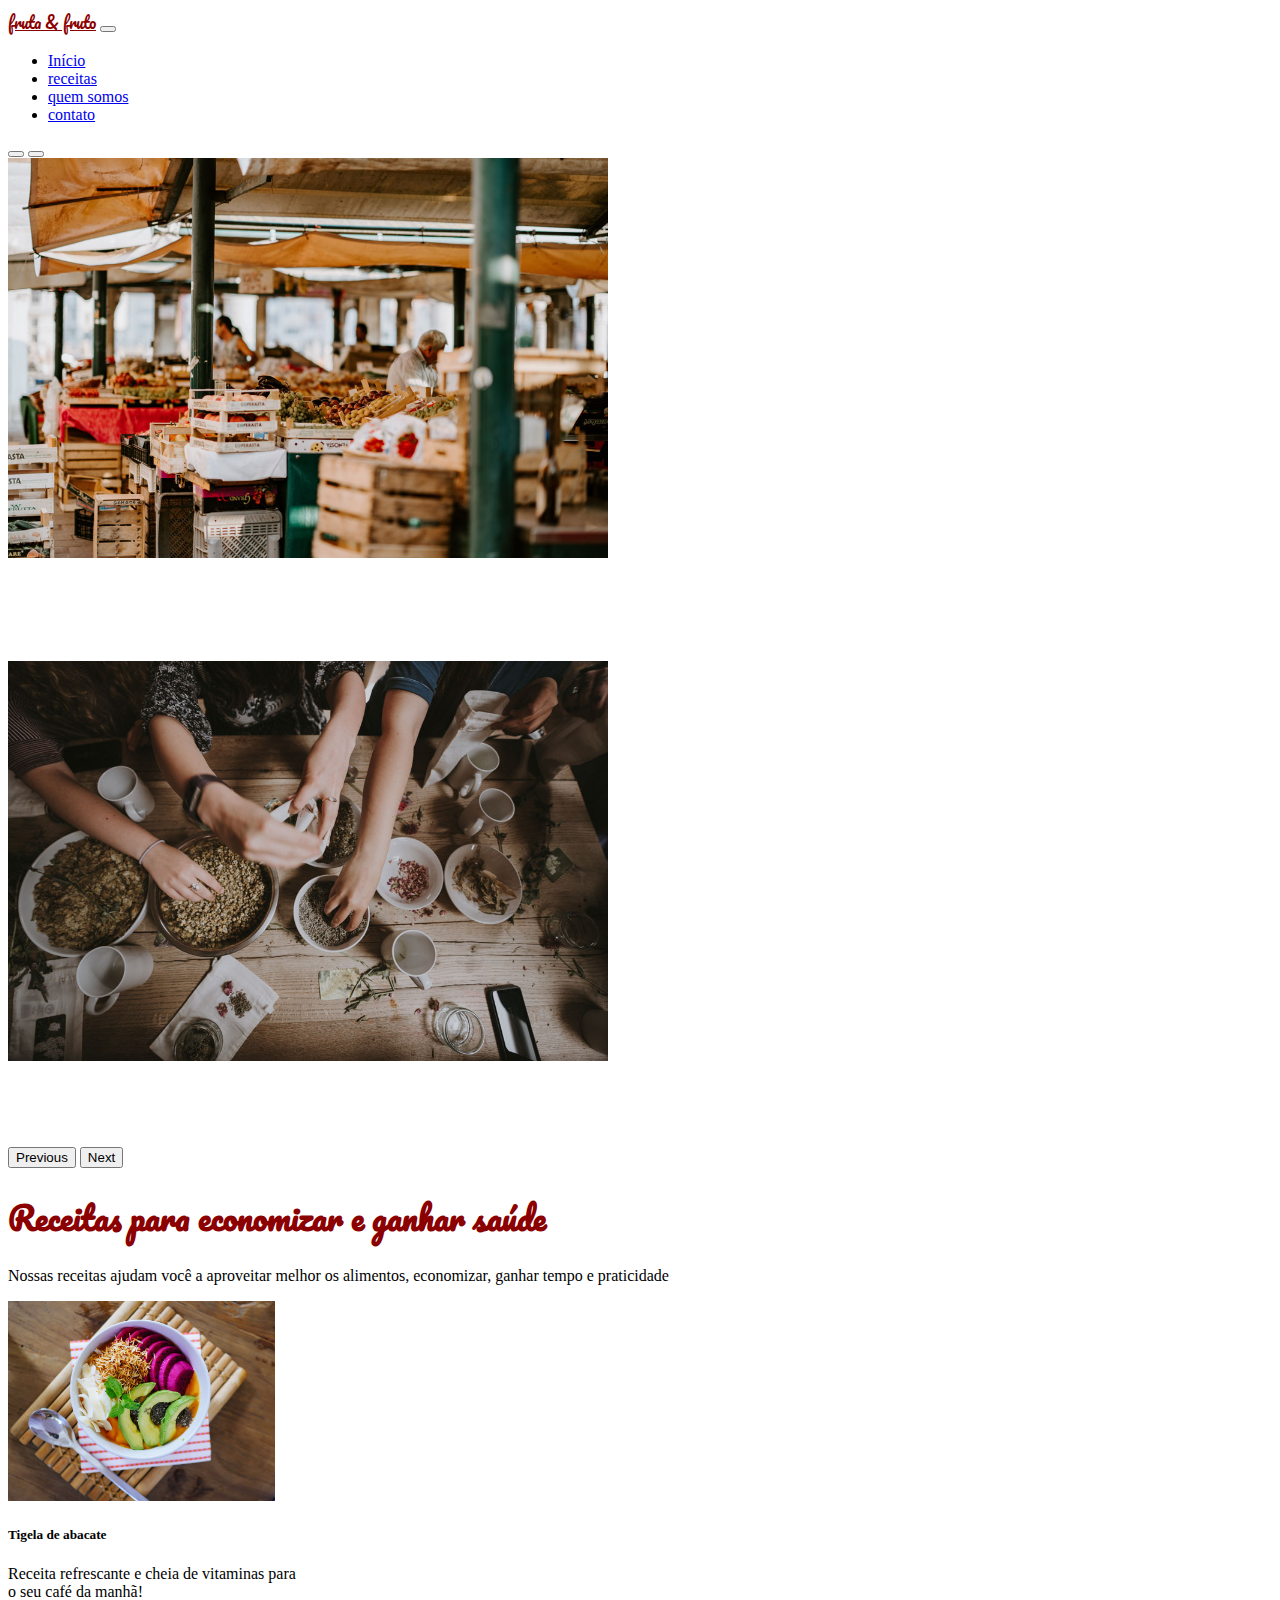
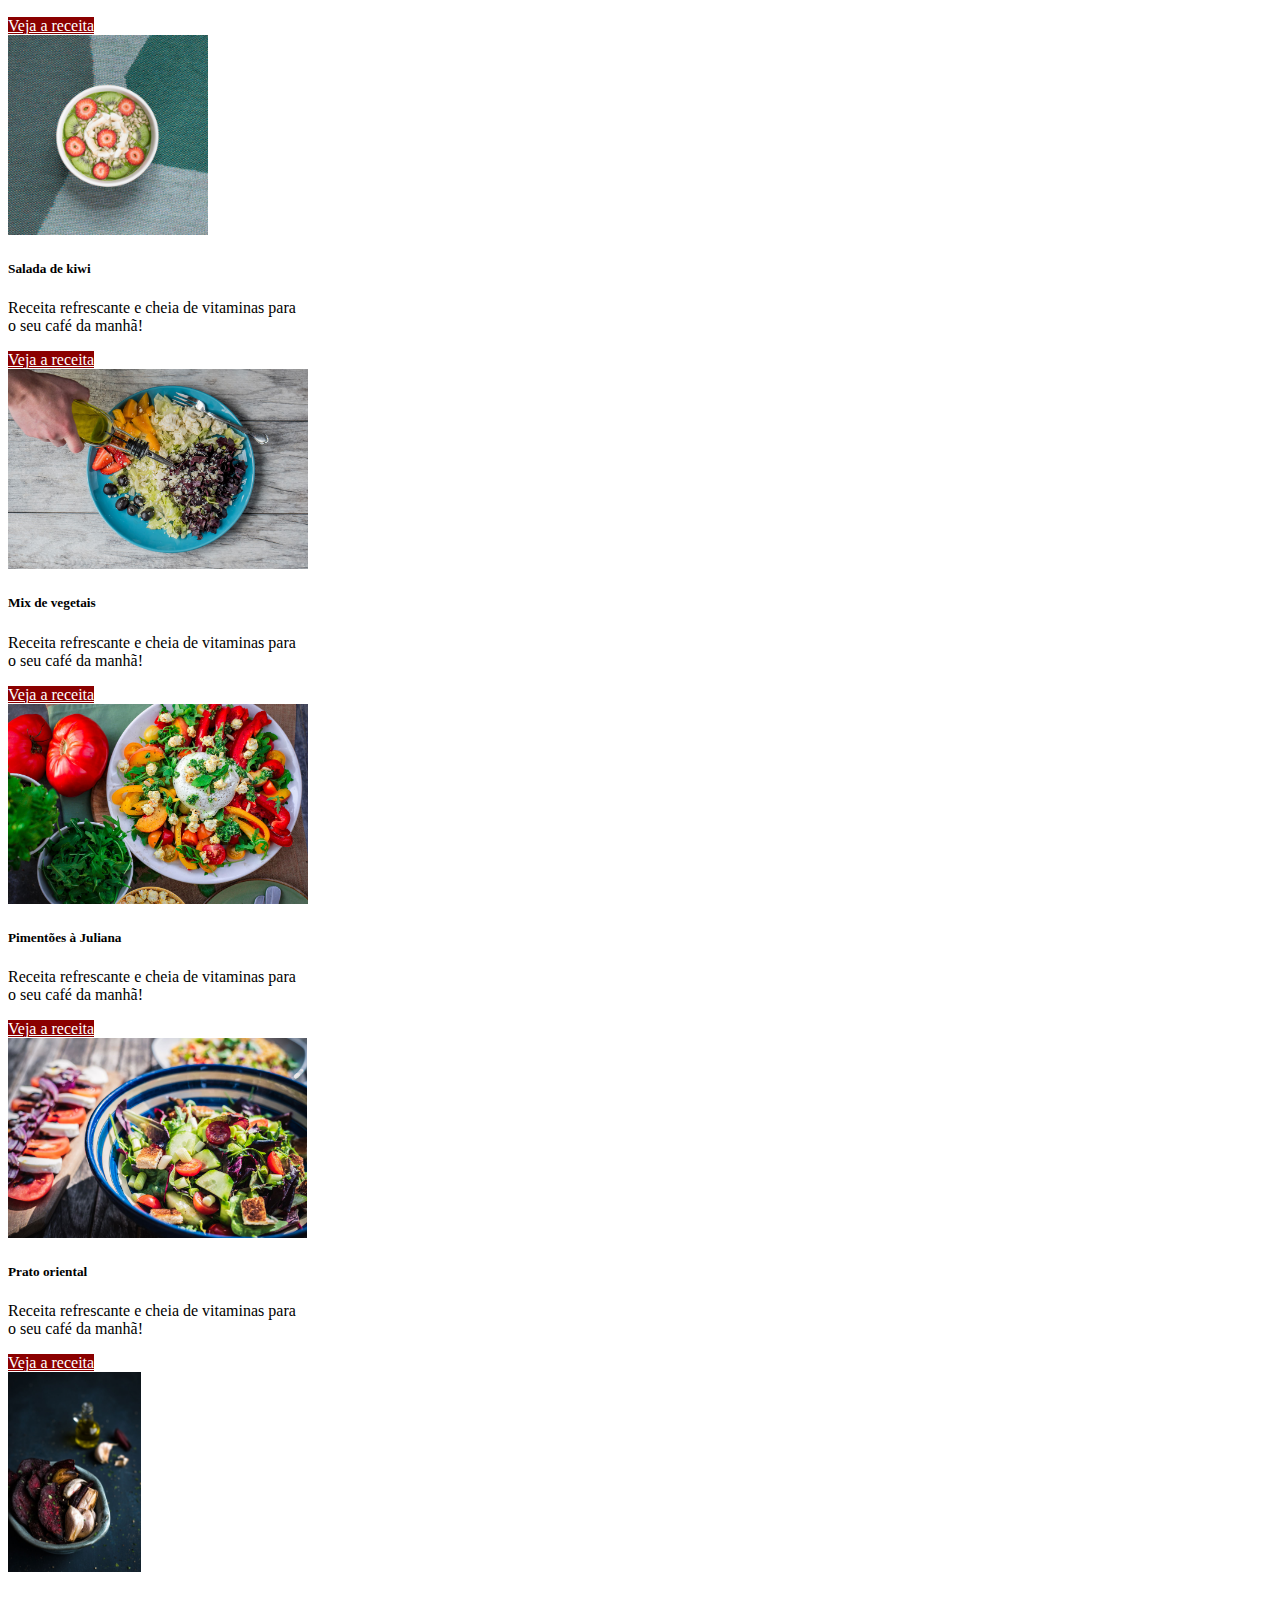
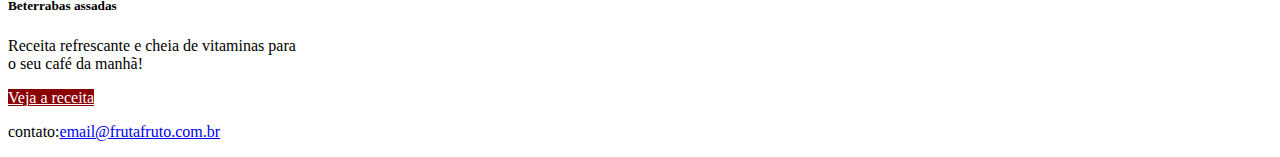
<file: bootstrap/index.html>
<!DOCTYPE html>
<html>

<head>
  <meta charset="utf-8">
  <meta name="viewport" content="width=device-width, initial-scale=1">
  <title>fruta e fruto</title>
  <link href="https://cdn.jsdelivr.net/npm/bootstrap@5.1.1/dist/css/bootstrap.min.css" rel="stylesheet" integrity="sha384-F3w7mX95PdgyTmZZMECAngseQB83DfGTowi0iMjiWaeVhAn4FJkqJByhZMI3AhiU" crossorigin="anonymous">
  <link rel="preconnect" href="https://fonts.googleapis.com">
  <link rel="preconnect" href="https://fonts.gstatic.com" crossorigin>
  <link href="https://fonts.googleapis.com/css2?family=Pacifico&display=swap" rel="stylesheet"> 
  <link rel="stylesheet" type="text/css" href="src/style.css">
</head>

<body>

  <header>
    <nav class="navbar navbar-expand-lg navbar-light bg-light fixed-top">
      <div class="container-fluid">
        <a class="navbar-brand fonte-titulo cor-especial" href="#">fruta & fruto</a>
        <button class="navbar-toggler" type="button" data-bs-toggle="collapse" data-bs-target="#navbarNavAltMarkup" aria-controls="navbarNavAltMarkup" aria-expanded="false" aria-label="Toggle navigation">
          <span class="navbar-toggler-icon"></span>
        </button>
        <div class="collapse navbar-collapse justify-content-end" id="navbarNavAltMarkup">
          <ul class="navbar-nav">
            <li><a class="nav-item nav-link active" aria-current="page" href="#">Início</a></li>
            <li><a class="nav-item nav-link" href="#">receitas</a></li>
            <li><a class="nav-item nav-link" href="#">quem somos</a></li>
            <li><a class="nav-item nav-link" href="#" data-bs-toggle="modal" data-bs-target="#modal-contato">contato</a></li>
          </ul>
        </div>
      </div>
    </nav>
  </header>

  <main>
    <section id="carrosel">
      <div id="carouselExampleDark" class="carousel carousel-dark slide" data-bs-ride="carousel" data-bs-interval="3000">
        <div class="carousel-indicators">
          <button type="button" data-bs-target="#carouselExampleDark" data-bs-slide-to="0" class="active" aria-current="true" aria-label="Slide 1"></button>
          <button type="button" data-bs-target="#carouselExampleDark" data-bs-slide-to="1" aria-label="Slide 2"></button>
        </div>
        <div class="carousel-inner">
          <div class="carousel-item active" data-bs-interval="10000">
            <img src="src/img/carrossel-img1.jpg" class="d-block w-100 imagem-carrosel-um" alt="...">
            <div class="carousel-caption d-none d-md-block h-50">
              <h1 class="fonte-titulo display-4">Reaproveite melhor os alimentos!</h1>
            </div>
          </div>
          <div class="carousel-item" data-bs-interval="2000">
            <img src="src/img/carrossel-img2.jpg" class="d-block w-100 imagem-carrosel-dois" alt="...">
            <div class="carousel-caption d-none d-md-block h-50">
              <h2 class="fonte-titulo display-4">Economize e ganhe em saúde!</h2>
            </div>
          </div>
        </div>
        <button class="carousel-control-prev" type="button" data-bs-target="#carouselExampleDark" data-bs-slide="prev">
          <span class="carousel-control-prev-icon" aria-hidden="true"></span>
          <span class="visually-hidden">Previous</span>
        </button>
        <button class="carousel-control-next" type="button" data-bs-target="#carouselExampleDark" data-bs-slide="next">
          <span class="carousel-control-next-icon" aria-hidden="true"></span>
          <span class="visually-hidden">Next</span>
        </button>
      </div>
    </section>

    <section id="titulo">
      <h1 class="text-center cor-especial pt-5">Receitas para economizar e ganhar saúde</h1>
      <p class="text-center text-secondary pb-5">Nossas receitas ajudam você a aproveitar melhor os alimentos, economizar, ganhar tempo e praticidade</p>
    </section>

    <section class="container-fluid bg-light" id="receitas">
      <div class="row justify-content-center">
        <article class="card borda-cor-especial card-largura p-0 m-4 col-12 col-md-4">
          <img src="src/img/receita-abacate.jpg" class="card-img-top card-posicao-imagem" alt="tigela com salada de abacate, vista superior">
          <div class="card-body">
            <h5 class="card-title">Tigela de abacate</h5>
            <p class="card-text">Receita refrescante e cheia de vitaminas para o seu café da manhã!</p>
            <a href="#" class="btn botao-cor-especial">Veja a receita</a>
          </div>
        </article>
  
        <article class="card borda-cor-especial card-largura p-0 m-4 col-12 col-md-4">
          <img src="src/img/receita-kiwi.jpg" class="card-img-top card-posicao-imagem" alt="tigela de mingau com kiwi, vista superior">
          <div class="card-body">
            <h5 class="card-title">Salada de kiwi</h5>
            <p class="card-text">Receita refrescante e cheia de vitaminas para o seu café da manhã!</p>
            <a href="#" class="btn botao-cor-especial">Veja a receita</a>
          </div>
        </article>

        <article class="card borda-cor-especial card-largura p-0 m-4 col-12 col-md-4">
          <img src="src/img/receita-mix.jpg" class="card-img-top card-posicao-imagem" alt="prato com mix de vegetais e mão de pessoa adicionando azeite, vista superior">
          <div class="card-body">
            <h5 class="card-title">Mix de vegetais</h5>
            <p class="card-text">Receita refrescante e cheia de vitaminas para o seu café da manhã!</p>
            <a href="#" class="btn botao-cor-especial">Veja a receita</a>
          </div>
        </article>

        <article class="card borda-cor-especial card-largura p-0 m-4 col-12 col-md-4">
          <img src="src/img/receita-pimentoes.jpg" class="card-img-top card-posicao-imagem" alt="prato de salada de pimentões com alguns ingredientes ao lado, vista superior">
          <div class="card-body">
            <h5 class="card-title">Pimentões à Juliana</h5>
            <p class="card-text">Receita refrescante e cheia de vitaminas para o seu café da manhã!</p>
            <a href="#" class="btn botao-cor-especial">Veja a receita</a>
          </div>
        </article>

        <article class="card borda-cor-especial card-largura p-0 m-4 col-12 col-md-4">
          <img src="src/img/receita-oriental.jpg" class="card-img-top card-posicao-imagem" alt="tigela com salada de vegetais estilo oriental, vista de cima">
          <div class="card-body">
            <h5 class="card-title">Prato oriental</h5>
            <p class="card-text">Receita refrescante e cheia de vitaminas para o seu café da manhã!</p>
            <a href="#" class="btn botao-cor-especial">Veja a receita</a>
          </div>
        </article>

        <article class="card borda-cor-especial card-largura p-0 m-4 col-12 col-md-4">
          <img src="src/img/receita-beterrabas.jpg" class="card-img-top card-posicao-imagem" alt="tigela com beterrabas e dentes de alho assados em primeiro plano, com ingredientes ao fundo">
          <div class="card-body">
            <h5 class="card-title">Beterrabas assadas</h5>
            <p class="card-text">Receita refrescante e cheia de vitaminas para o seu café da manhã!</p>
            <a href="#" class="btn botao-cor-especial">Veja a receita</a>
          </div>
        </article>
      </div>
    </section>
  </main>

  <footer class="bg-secondary p-3">
    <p class="text-light m-0 text-center">contato:<a class="text-light" href="mailto:email@frutafruto.com.br">email@frutafruto.com.br</a></p>
  </footer>

  <div class="modal fade" id="modal-contato" tabindex="-1" aria-labelledby="exampleModalLabel" aria-hidden="true">
    <div class="modal-dialog">
      <dialog class="modal-content">
        <header class="modal-header">
          <h5 class="modal-title" id="exampleModalLabel">Modal title</h5>
          <button type="button" class="btn-close" data-bs-dismiss="modal" aria-label="Close"></button>
        </header>
        <main class="modal-body">
          <form>
            <div class="form-group">
              <label for="exampleFormControlInput1">Nome completo</label>
              <input type="text" class="form-control" id="exampleFormControlInput" placeholder="Insira seu nome">
            </div>
            <div class="form-group">
              <label for="exampleFormControlInput1">Endereço de e-mail</label>
              <input type="email" class="form-control" id="exampleFormControlInput1" placeholder="nome@exemplo.com">
            </div>
            <div class="form-group">
              <label for="exampleFormControlTextarea1">Deixe seu comentário</label>
              <textarea class="form-control" id="exampleFormControlTextarea1" rows="3" placeholder="Insira aqui seu comentário"></textarea>
            </div>
          </form>
        </main>
        <footer class="modal-footer">
          <button type="button" class="btn btn-secondary" data-bs-dismiss="modal">Fechar</button>
          <button type="button" class="btn botao-cor-especial">Enviar</button>
        </footer>
      </dialog>
    </div>
  </div>

  <script src="https://cdn.jsdelivr.net/npm/@popperjs/core@2.9.3/dist/umd/popper.min.js" integrity="sha384-W8fXfP3gkOKtndU4JGtKDvXbO53Wy8SZCQHczT5FMiiqmQfUpWbYdTil/SxwZgAN" crossorigin="anonymous"></script>
  <script src="https://cdn.jsdelivr.net/npm/bootstrap@5.1.1/dist/js/bootstrap.min.js" integrity="sha384-skAcpIdS7UcVUC05LJ9Dxay8AXcDYfBJqt1CJ85S/CFujBsIzCIv+l9liuYLaMQ/" crossorigin="anonymous"></script>
  
</body>
</html>
</file>
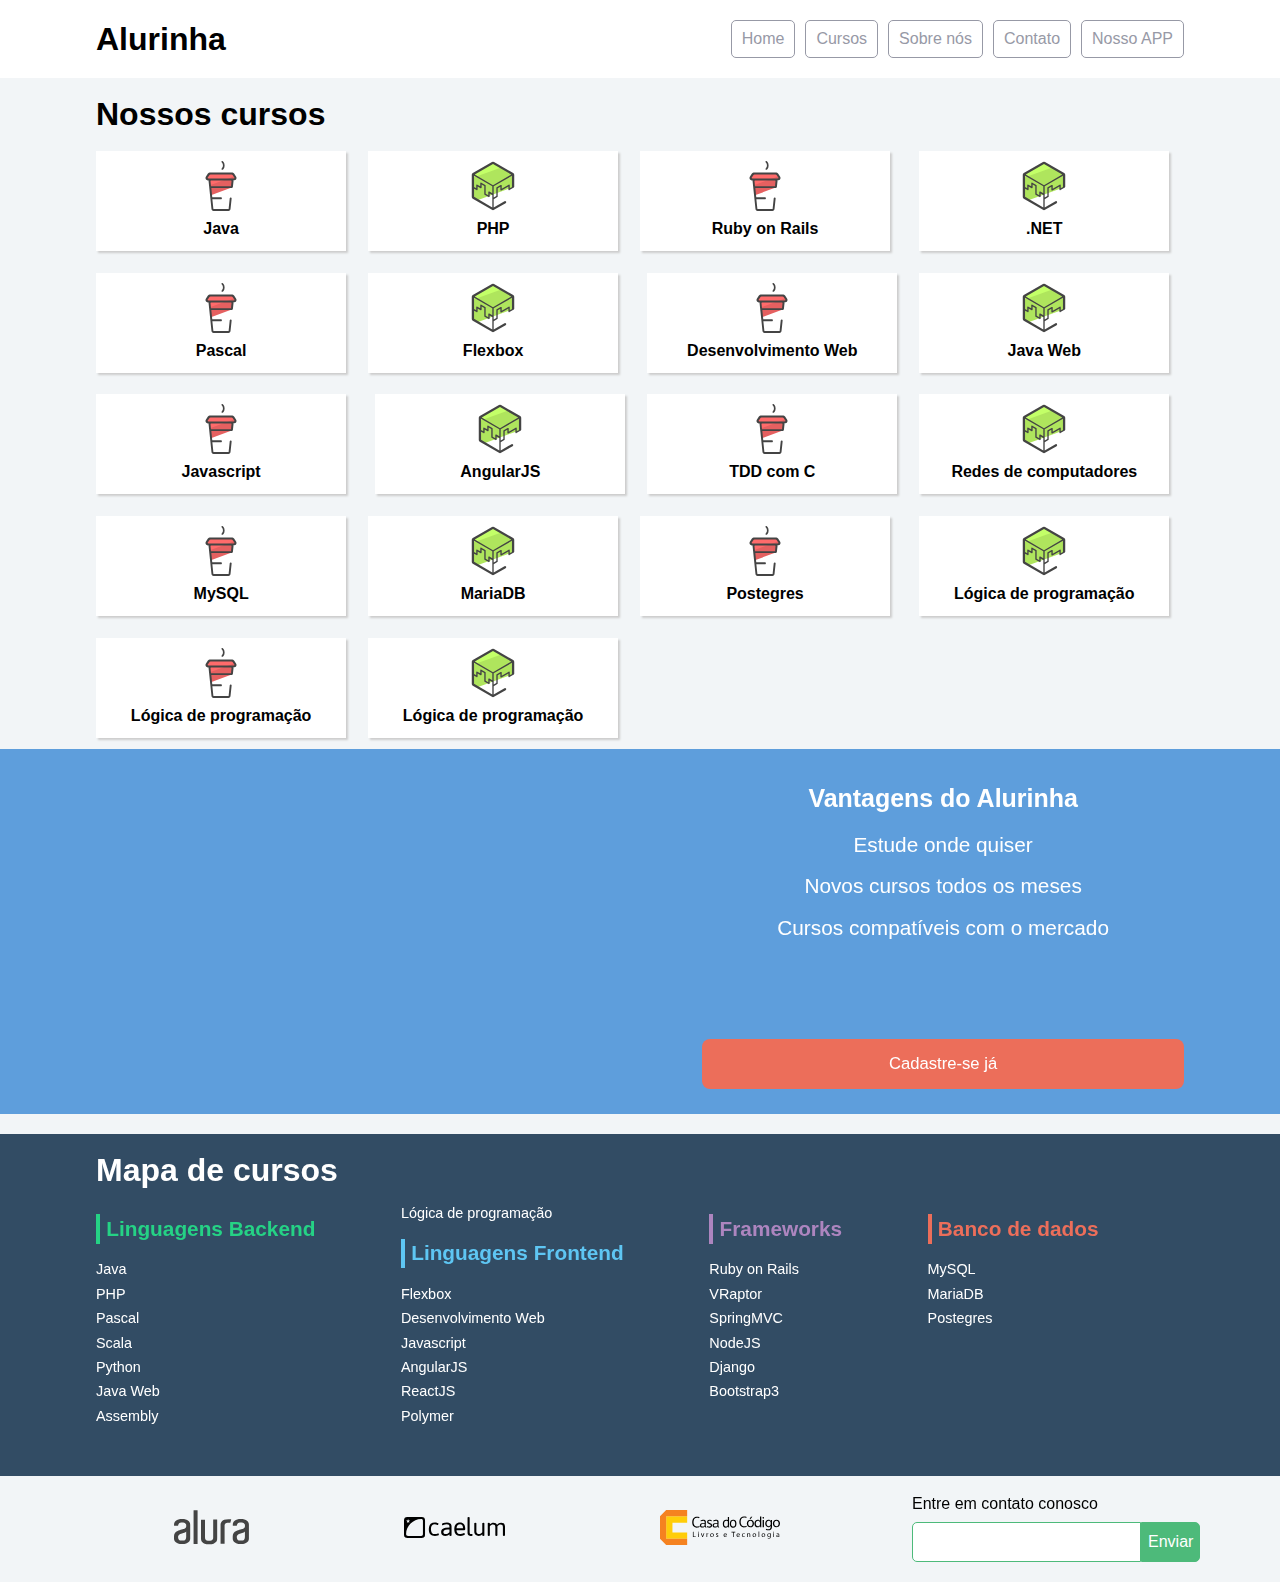
<file: flexbox/index.html>
<!doctype html>
<html>
<head>
	<meta charset="utf-8">
	<meta name="viewport" content="width=device-width, initial-scale=1">
	<title>Alurinha | Cursos online</title>
	<link rel="stylesheet" href="css/reset.css">
	<link rel="stylesheet" href="css/style.css">
	<link rel="stylesheet" href="css/flexbox.css">
</head>
<body>

	<header class="cabecalhoPrincipal">
		<div class="container">
			<h1 class="cabecalhoPrincipal-titulo">
				<a href="#">Alurinha</a>
			</h1>

			<nav class="cabecalhoPrincipal-nav">
				<a class="cabecalhoPrincipal-nav-link" href="#">Home</a>
				<a class="cabecalhoPrincipal-nav-link" href="#">Cursos</a>
				<a class="cabecalhoPrincipal-nav-link" href="#">Sobre nós</a>
				<a class="cabecalhoPrincipal-nav-link" href="#">Contato</a>
				<a class="cabecalhoPrincipal-nav-link cabecalhoPrincipal-nav-link-app" href="#">Nosso APP</a>
			</nav>
		</div>

	</header>

	<main class="conteudoPrincipal">
		<div class="container">
			<h2 class="subtitulo">Nossos cursos</h2>

			<nav>
				<ul class="conteudoPrincipal-cursos">
					<li class="conteudoPrincipal-cursos-link"><a href="#">Java</a></li>
					<li class="conteudoPrincipal-cursos-link"><a href="#">PHP</a></li>
					<li class="conteudoPrincipal-cursos-link"><a href="#">Ruby on Rails</a></li>
					<li class="conteudoPrincipal-cursos-link"><a href="#">.NET</a></li>
					<li class="conteudoPrincipal-cursos-link"><a href="#">Pascal</a></li>
					<li class="conteudoPrincipal-cursos-link"><a href="#">Flexbox</a></li>
					<li class="conteudoPrincipal-cursos-link"><a href="#">Desenvolvimento Web</a></li>
					<li class="conteudoPrincipal-cursos-link"><a href="#">Java Web</a></li>
					<li class="conteudoPrincipal-cursos-link"><a href="#">Javascript</a></li>
					<li class="conteudoPrincipal-cursos-link"><a href="#">AngularJS</a></li>
					<li class="conteudoPrincipal-cursos-link"><a href="#">TDD com C</a></li>
					<li class="conteudoPrincipal-cursos-link"><a href="#">Redes de computadores</a></li>
					<li class="conteudoPrincipal-cursos-link"><a href="#">MySQL</a></li>
					<li class="conteudoPrincipal-cursos-link"><a href="#">MariaDB</a></li>
					<li class="conteudoPrincipal-cursos-link"><a href="#">Postegres</a></li>
					<li class="conteudoPrincipal-cursos-link"><a href="#">Lógica de programação</a></li>
					<li class="conteudoPrincipal-cursos-link"><a href="#">Lógica de programação</a></li>
					<li class="conteudoPrincipal-cursos-link"><a href="#">Lógica de programação</a></li>
				</ul>
			</nav>
		</div>

		<section class="videoSobre">
			<div class="container">
				<iframe class="videoSobre-video" width="560" height="315" src="https://www.youtube.com/embed/bIlOsJzBVaY?list=PLh2Y_pKOa4UcF1BYPJR3EIMRi3nWAUxIp" frameborder="0" allowfullscreen></iframe>
				
				<div class="videoSobre-sobre">
					<h2 class="videoSobre-sobre-title">Vantagens do Alurinha</h2>
					<ul class="videoSobre-sobre-list">
						<li class="videoSobre-sobre-item">Estude onde quiser</li>
						<li class="videoSobre-sobre-item">Novos cursos todos os meses</li>
						<li class="videoSobre-sobre-item">Cursos compatíveis com o mercado</li>
					</ul>
					<button class="videoSobre-button">Cadastre-se já</button>
				</div>
			</div>
		</section>

	</main>

	<footer class="rodapePrincipal">
		<div class="container">

			<section class="rodapePrincipal-navMap">
				<h3 class="subtitulo">Mapa de cursos</h3>
				<nav class="rodapePrincipal-navMap-list">

					<h4 class="navmap-list-title navmap-list-title-backend">Linguagens Backend</h4>
					<a class="rodapePrincipal-navMap-link" href="#">Java</a>
					<a class="rodapePrincipal-navMap-link" href="#">PHP</a>
					<a class="rodapePrincipal-navMap-link" href="#">Pascal</a>
					<a class="rodapePrincipal-navMap-link" href="#">Scala</a>
					<a class="rodapePrincipal-navMap-link" href="#">Python</a>
					<a class="rodapePrincipal-navMap-link" href="#">Java Web</a>
					<a class="rodapePrincipal-navMap-link" href="#">Assembly</a>
					<a class="rodapePrincipal-navMap-link" href="#">Lógica de programação</a>

					<h4 class="navmap-list-title navmap-list-title-frontend">Linguagens Frontend</h4>
					<a class="rodapePrincipal-navMap-link" href="#">Flexbox</a>
					<a class="rodapePrincipal-navMap-link" href="#">Desenvolvimento Web</a>
					<a class="rodapePrincipal-navMap-link" href="#">Javascript</a>
					<a class="rodapePrincipal-navMap-link" href="#">AngularJS</a>
					<a class="rodapePrincipal-navMap-link" href="#">ReactJS</a>
					<a class="rodapePrincipal-navMap-link" href="#">Polymer</a>
					
					<h4 class="navmap-list-title navmap-list-title-framework">Frameworks</h4>
					<a class="rodapePrincipal-navMap-link" href="#">Ruby on Rails</a>
					<a class="rodapePrincipal-navMap-link" href="#">VRaptor</a>
					<a class="rodapePrincipal-navMap-link" href="#">SpringMVC</a>
					<a class="rodapePrincipal-navMap-link" href="#">NodeJS</a>
					<a class="rodapePrincipal-navMap-link" href="#">Django</a>
					<a class="rodapePrincipal-navMap-link" href="#">Bootstrap3</a>

					<h4 class="navmap-list-title navmap-list-title-bancoDeDados">Banco de dados</h4>
					<a class="rodapePrincipal-navMap-link" href="#">MySQL</a>
					<a class="rodapePrincipal-navMap-link" href="#">MariaDB</a>
					<a class="rodapePrincipal-navMap-link" href="#">Postegres</a>

				</nav>
			</section>

		</div>

		<section class="rodapePrincipal-patrocinadores">
			<div class="container">
				<ul class="rodapePrincipal-patrocinadores-list">
					<li>
						<a class="rodapePrincipal-patrocinadores-list-link patrocinadores-list-link-alura" href="#">
							<img src="img/logos/alura.svg" alt="Logo da Alura">
						</a>
					</li>
					<li>
						<a class="rodapePrincipal-patrocinadores-list-link patrocinadores-list-link-caelum" href="#">
							<img src="img/logos/caelum.svg" alt="Logo da Caelum">
						</a>
					</li>
					<li>
						<a class="rodapePrincipal-patrocinadores-list-link patrocinadores-list-link-casaDoCodigo" href="#">
							<img src="img/logos/cdc.svg" alt="Logo da Casa do Código">
						</a>
					</li>
				</ul>
				<form class="rodapePrincipal-contatoForm" action="#">
					<fieldset>
						<legend class="rodapePrincipal-contatoForm-legend" for="email-contato">Entre em contato conosco</legend>
						<div class="rodapePrincipal-contatoForm-fieldset"> 
							<input class="rodapePrincipal-contatoForm-emailInput" type="email" name="email-contato" id="email-contato">
							<button class="rodapePrincipal-contatoForm-submit" type="submit">Enviar</button>
						</div>
					</fieldset>
				</form>
			</div>
		</section>
	</footer>

</body>
</html>
</file>
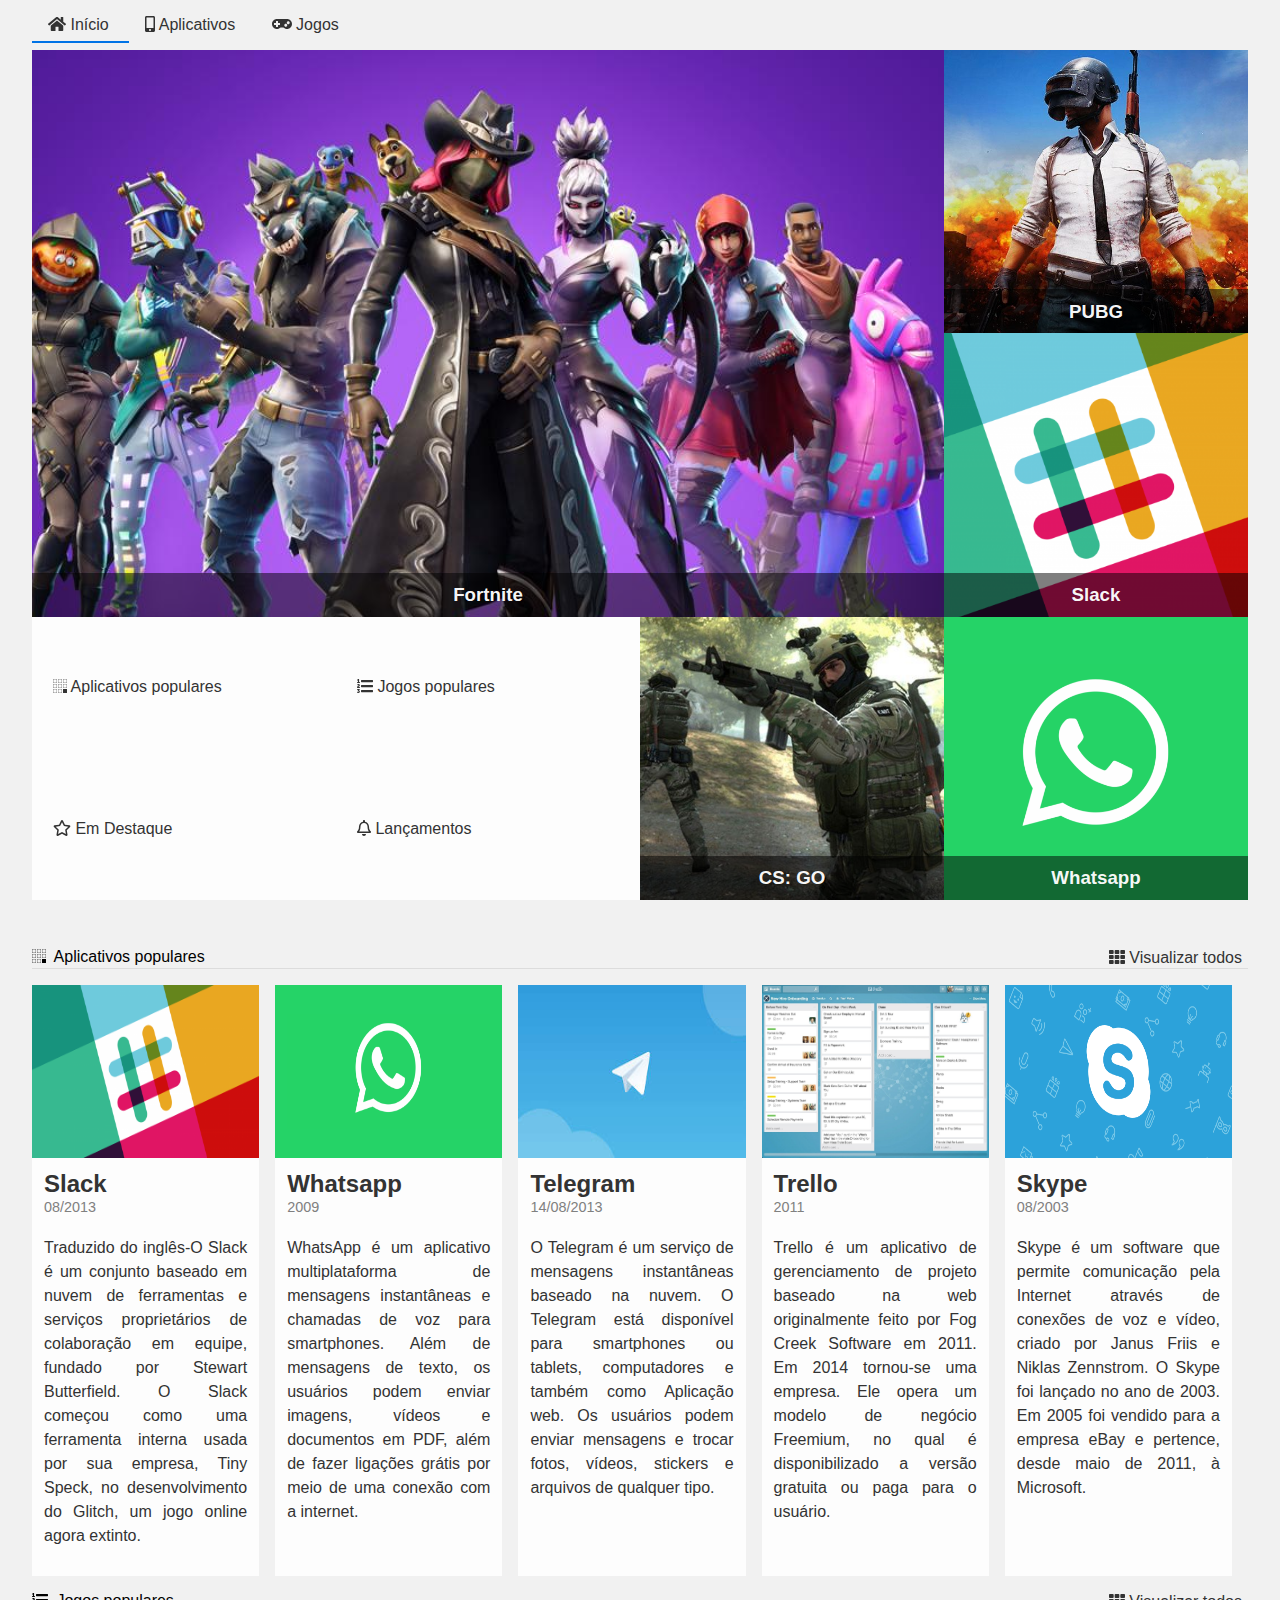
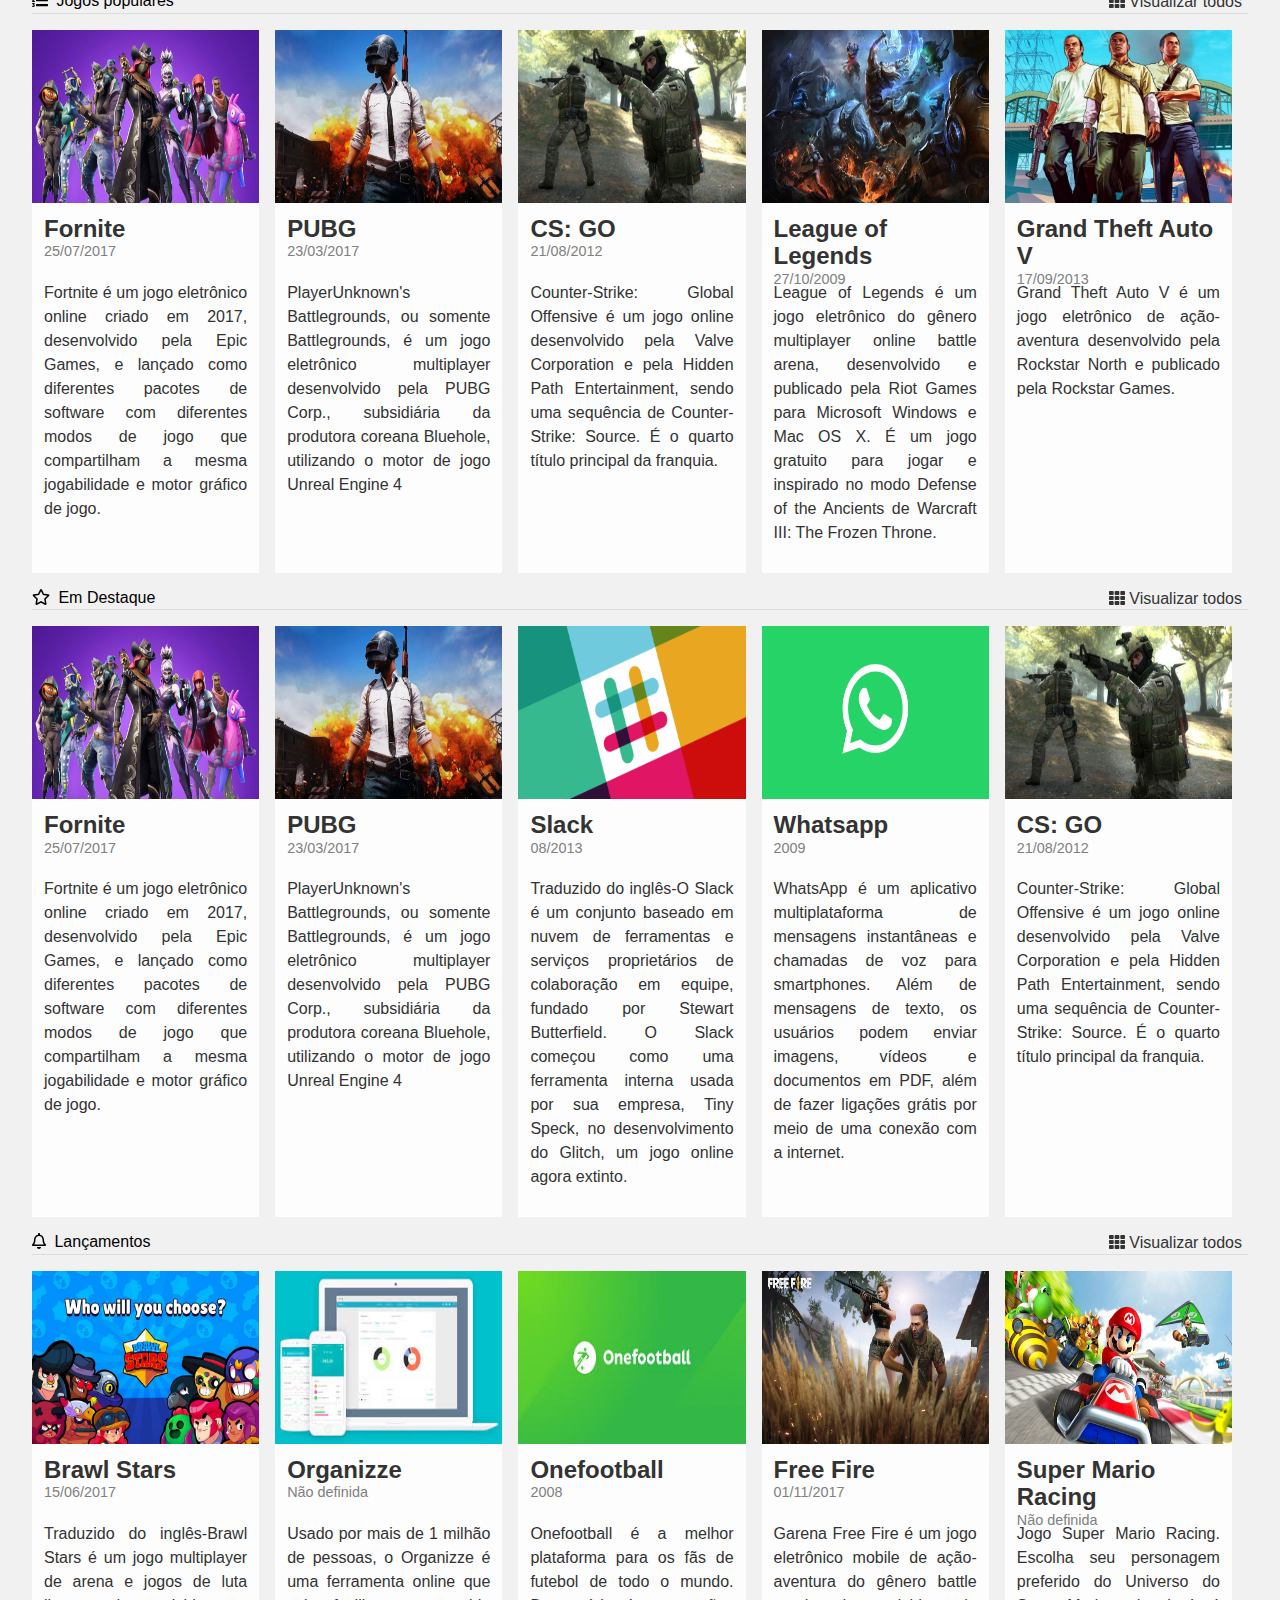
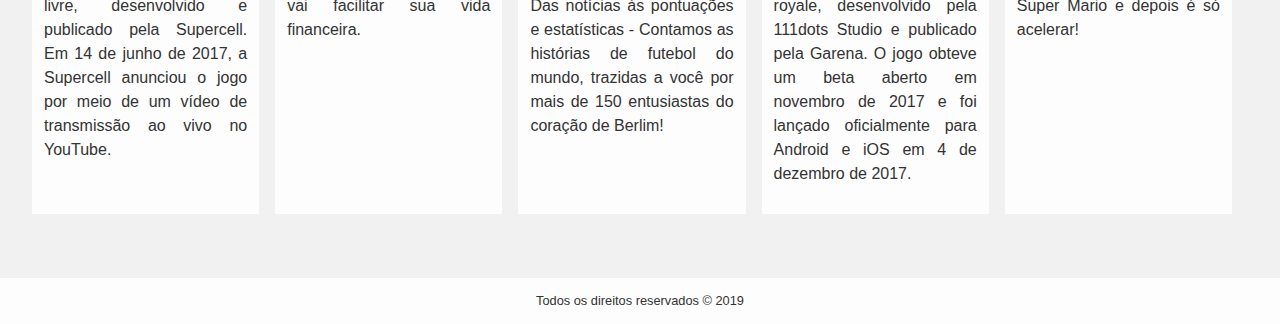
<file: grid/index.html>
<!DOCTYPE html>
<html lang="en">
<head>
    <meta charset="UTF-8">
    <meta name="viewport" content="width=device-width, initial-scale=1.0">
    <meta http-equiv="X-UA-Compatible" content="ie=edge">
    <title>Alura Store | Baixe nossos aplicativos e jogos</title>
    <link href="./assets/css/normalize.css" rel="stylesheet">
    <link href="./assets/css/reset.css" rel="stylesheet">
    <link href="./assets/css/style.css" rel="stylesheet">
    <link href="./assets/css/destaques.css" rel="stylesheet">
    <link href="./assets/css/populares.css" rel="stylesheet">
    <link href="./assets/css/menu.css" rel="stylesheet">
    <link href="./assets/css/responsivo.css" rel="stylesheet">
</head>
<body class="app">
    <header class="cabecalho">
        <nav class="menu">
            <ul class="menu__lista">
                <li class="menu__item">
                    <a class="menu__link ativo" href="#">
                        <i class="fas fa-home"></i>
                        Início
                    </a>
                    <a class="menu__link" href="#">
                        <i class="fas fa-mobile-alt"></i>
                        Aplicativos</a>
                    <a class="menu__link" href="#">
                        <i class="fas fa-gamepad"></i>
                        Jogos
                    </a>
                </li>
            </ul>
        </nav>
    </header>
    <main class="conteudo">
        <section class="destaques">
            <div class="destaques__principal caixa">
                <h3 class="destaques__titulo">Fortnite</h3>
            </div>
            <div class="destaques__secundario caixa">
                <h3 class="destaques__titulo">PUBG</h3>
            </div>
            <div class="destaques__secundario caixa">
                <h3 class="destaques__titulo">Slack</h3>
            </div>
            <div class="destaques__secundario caixa">
                <h3 class="destaques__titulo">Whatsapp</h3>
            </div>
            <div class="destaques__secundario caixa">
                <h3 class="destaques__titulo">CS: GO</h3>
            </div>
            <div class="destaques__categorias">
                <ul class="destaques__categorias___lista">
                    <li class="destaques__categorias___item">
                        <a class="destaques__categorias___link" href="#">
                            <i class="destaques__categorias___icone fab fa-buromobelexperte"></i>
                            Aplicativos populares
                        </a>
                    </li>
                    <li class="destaques__categorias___item">
                        <a class="destaques__categorias___link" href="#">
                            <i class="fas fa-list-ol"></i>
                            Jogos populares
                        </a>
                    </li>
                    <li class="destaques__categorias___item">
                        <a class="destaques__categorias___link" href="#">
                            <i class="far fa-star"></i>
                            Em Destaque
                        </a>
                    </li>
                    <li class="destaques__categorias___item">
                        <a class="destaques__categorias___link" href="#">
                            <i class="far fa-bell"></i>
                            Lançamentos
                        </a>
                    </li>
                </ul>
            </div>
        </section>

        <section class="populares">
            <div class="populares__itens">
                <div class="populares__info">
                    <div class="populares__cabecalho">
                        <h4 class="populares__titulo">
                            <i class="populares__icone fab fa-buromobelexperte"></i>
                            Aplicativos populares
                        </h4>
                        <button class="populares__botao">
                            <i class="fas fa-th"></i>
                            Visualizar todos
                        </button>
                    </div>
                </div>
                <div class="populares__conteudo">
                    <div class="populares__card">
                        <img class="populares__card___imagem" src="./assets/img/slack.png">
                        <div class="populares__card___corpo">
                            <div class="populares__card___cabecalho">
                                <h5 class="populares__card___titulo">Slack</h5>
                                <time class="populares__card___data" datetime="2013-08-01">08/2013</time>
                            </div>
                            <div class="populares__card___descricao">
                                Traduzido do inglês-O Slack é um conjunto baseado em nuvem de ferramentas e serviços proprietários de colaboração em equipe, fundado por Stewart Butterfield. O Slack começou como uma ferramenta interna usada por sua empresa, Tiny Speck, no desenvolvimento do Glitch, um jogo online agora extinto.
                            </div>
                        </div>
                    </div>
                    <div class="populares__card">
                        <img class="populares__card___imagem" src="./assets/img/whatsapp.png">
                        <div class="populares__card___corpo">
                            <div class="populares__card___cabecalho">
                                <h5 class="populares__card___titulo">Whatsapp</h5>
                                <time class="populares__card___data" datetime="20090-01-01">2009</time>
                            </div>
                            <div class="populares__card___descricao">
                                WhatsApp é um aplicativo multiplataforma de mensagens instantâneas e chamadas de voz para smartphones. Além de mensagens de texto, os usuários podem enviar imagens, vídeos e documentos em PDF, além de fazer ligações grátis por meio de uma conexão com a internet.
                            </div>
                        </div>
                    </div>
                    <div class="populares__card">
                        <img class="populares__card___imagem" src="./assets/img/telegram.jpeg">
                        <div class="populares__card___corpo">
                            <div class="populares__card___cabecalho">
                                <h5 class="populares__card___titulo">Telegram</h5>
                                <time class="populares__card___data" datetime="2013-08-14">14/08/2013</time>
                            </div>
                            <div class="populares__card___descricao">
                                O Telegram é um serviço de mensagens instantâneas baseado na nuvem. O Telegram está disponível para smartphones ou tablets, computadores e também como Aplicação web. Os usuários podem enviar mensagens e trocar fotos, vídeos, stickers e arquivos de qualquer tipo.
                            </div>
                        </div>
                    </div>
                    <div class="populares__card">
                        <img class="populares__card___imagem" src="./assets/img/trello.jpg">
                        <div class="populares__card___corpo">
                            <div class="populares__card___cabecalho">
                                <h5 class="populares__card___titulo">Trello</h5>
                                <time class="populares__card___data" datetime="2011-01-01">2011</time>
                            </div>
                            <div class="populares__card___descricao">
                                Trello é um aplicativo de gerenciamento de projeto baseado na web originalmente feito por Fog Creek Software em 2011. Em 2014 tornou-se uma empresa. Ele opera um modelo de negócio Freemium, no qual é disponibilizado a versão gratuita ou paga para o usuário.
                            </div>
                        </div>
                    </div>
                    <div class="populares__card">
                        <img class="populares__card___imagem" src="./assets/img/skype.png">
                        <div class="populares__card___corpo">
                            <div class="populares__card___cabecalho">
                                <h5 class="populares__card___titulo">Skype</h5>
                                <time class="populares__card___data" datetime="2003-08-01">08/2003</time>
                            </div>
                            <div class="populares__card___descricao">
                                Skype é um software que permite comunicação pela Internet através de conexões de voz e vídeo, criado por Janus Friis e Niklas Zennstrom. O Skype foi lançado no ano de 2003. Em 2005 foi vendido para a empresa eBay e pertence, desde maio de 2011, à Microsoft.
                            </div>
                        </div>
                    </div>
                </div>
            </div>
            <div class="populares__itens">
                <div class="populares__info">
                    <div class="populares__cabecalho">
                        <h4 class="populares__titulo">
                            <i class="populares__icone fas fa-list-ol"></i>
                            Jogos populares
                        </h4>
                        <button class="populares__botao">
                            <i class="fas fa-th"></i>
                            Visualizar todos
                        </button>
                    </div>
                </div>
                <div class="populares__conteudo">
                    <div class="populares__card">
                        <img class="populares__card___imagem" src="./assets/img/fortnite.jpg">
                        <div class="populares__card___corpo">
                            <div class="populares__card___cabecalho">
                                <h5 class="populares__card___titulo">Fornite</h5>
                                <time class="populares__card___data" datetime="2017-07-25">25/07/2017</time>
                            </div>
                            <div class="populares__card___descricao">
                                Fortnite é um jogo eletrônico online criado em 2017, desenvolvido pela Epic Games, e lançado como diferentes pacotes de software com diferentes modos de jogo que compartilham a mesma jogabilidade e motor gráfico de jogo.
                            </div>
                        </div>
                    </div>
                    <div class="populares__card">
                        <img class="populares__card___imagem" src="./assets/img/pubg.jpg">
                        <div class="populares__card___corpo">
                            <div class="populares__card___cabecalho">
                                <h5 class="populares__card___titulo">PUBG</h5>
                                <time class="populares__card___data" datetime="2017-03-23">23/03/2017</time>
                            </div>
                            <div class="populares__card___descricao">
                                PlayerUnknown's Battlegrounds, ou somente Battlegrounds, é um jogo eletrônico multiplayer desenvolvido pela PUBG Corp., subsidiária da produtora coreana Bluehole, utilizando o motor de jogo Unreal Engine 4
                            </div>
                        </div>
                    </div>
                    <div class="populares__card">
                        <img class="populares__card___imagem" src="./assets/img/cs-go.jpg">
                        <div class="populares__card___corpo">
                            <div class="populares__card___cabecalho">
                                <h5 class="populares__card___titulo">CS: GO</h5>
                                <time class="populares__card___data" datetime="2012-08-21">21/08/2012</time>
                            </div>
                            <div class="populares__card___descricao">
                                Counter-Strike: Global Offensive é um jogo online desenvolvido pela Valve Corporation e pela Hidden Path Entertainment, sendo uma sequência de Counter-Strike: Source. É o quarto título principal da franquia.
                            </div>
                        </div>
                    </div>
                    <div class="populares__card">
                        <img class="populares__card___imagem" src="./assets/img/lol.jpg">
                        <div class="populares__card___corpo">
                            <div class="populares__card___cabecalho">
                                <h5 class="populares__card___titulo">League of Legends</h5>
                                <time class="populares__card___data" datetime="2009-10-27">27/10/2009</time>
                            </div>
                            <div class="populares__card___descricao">
                                League of Legends é um jogo eletrônico do gênero multiplayer online battle arena, desenvolvido e publicado pela Riot Games para Microsoft Windows e Mac OS X. É um jogo gratuito para jogar e inspirado no modo Defense of the Ancients de Warcraft III: The Frozen Throne.
                            </div>
                        </div>
                    </div>
                    <div class="populares__card">
                        <img class="populares__card___imagem" src="./assets/img/gta-v.jpg">
                        <div class="populares__card___corpo">
                            <div class="populares__card___cabecalho">
                                <h5 class="populares__card___titulo">Grand Theft Auto V</h5>
                                <time class="populares__card___data" datetime="2013-09-17">17/09/2013</time>
                            </div>
                            <div class="populares__card___descricao">
                                Grand Theft Auto V é um jogo eletrônico de ação-aventura desenvolvido pela Rockstar North e publicado pela Rockstar Games.
                            </div>
                        </div>
                    </div>
                </div>
            </div>
            <div class="populares__itens">
                <div class="populares__info">
                    <div class="populares__cabecalho">
                        <h4 class="populares__titulo">
                            <i class="populares__icone far fa-star"></i>
                            Em Destaque
                        </h4>
                        <button class="populares__botao">
                            <i class="fas fa-th"></i>
                            Visualizar todos
                        </button>
                    </div>
                </div>
                <div class="populares__conteudo">
                    <div class="populares__card">
                        <img class="populares__card___imagem" src="./assets/img/fortnite.jpg">
                        <div class="populares__card___corpo">
                            <div class="populares__card___cabecalho">
                                <h5 class="populares__card___titulo">Fornite</h5>
                                <time class="populares__card___data" datetime="2017-07-25">25/07/2017</time>
                            </div>
                            <div class="populares__card___descricao">
                                Fortnite é um jogo eletrônico online criado em 2017, desenvolvido pela Epic Games, e lançado como diferentes pacotes de software com diferentes modos de jogo que compartilham a mesma jogabilidade e motor gráfico de jogo.
                            </div>
                        </div>
                    </div>
                    <div class="populares__card">
                        <img class="populares__card___imagem" src="./assets/img/pubg.jpg">
                        <div class="populares__card___corpo">
                            <div class="populares__card___cabecalho">
                                <h5 class="populares__card___titulo">PUBG</h5>
                                <time class="populares__card___data" datetime="2017-03-23">23/03/2017</time>
                            </div>
                            <div class="populares__card___descricao">
                                PlayerUnknown's Battlegrounds, ou somente Battlegrounds, é um jogo eletrônico multiplayer desenvolvido pela PUBG Corp., subsidiária da produtora coreana Bluehole, utilizando o motor de jogo Unreal Engine 4
                            </div>
                        </div>
                    </div>
                    <div class="populares__card">
                        <img class="populares__card___imagem" src="./assets/img/slack.png">
                        <div class="populares__card___corpo">
                            <div class="populares__card___cabecalho">
                                <h5 class="populares__card___titulo">Slack</h5>
                                <time class="populares__card___data" datetime="2013-08-01">08/2013</time>
                            </div>
                            <div class="populares__card___descricao">
                                Traduzido do inglês-O Slack é um conjunto baseado em nuvem de ferramentas e serviços proprietários de colaboração em equipe, fundado por Stewart Butterfield. O Slack começou como uma ferramenta interna usada por sua empresa, Tiny Speck, no desenvolvimento do Glitch, um jogo online agora extinto.
                            </div>
                        </div>
                    </div>
                    <div class="populares__card">
                        <img class="populares__card___imagem" src="./assets/img/whatsapp.png">
                        <div class="populares__card___corpo">
                            <div class="populares__card___cabecalho">
                                <h5 class="populares__card___titulo">Whatsapp</h5>
                                <time class="populares__card___data" datetime="20090-01-01">2009</time>
                            </div>
                            <div class="populares__card___descricao">
                                WhatsApp é um aplicativo multiplataforma de mensagens instantâneas e chamadas de voz para smartphones. Além de mensagens de texto, os usuários podem enviar imagens, vídeos e documentos em PDF, além de fazer ligações grátis por meio de uma conexão com a internet.
                            </div>
                        </div>
                    </div>
                    <div class="populares__card">
                        <img class="populares__card___imagem" src="./assets/img/cs-go.jpg"> 
                        <div class="populares__card___corpo">
                            <div class="populares__card___cabecalho">
                                <h5 class="populares__card___titulo">CS: GO</h5>
                                <time class="populares__card___data" datetime="2012-08-21">21/08/2012</time>
                            </div>
                            <div class="populares__card___descricao">
                                Counter-Strike: Global Offensive é um jogo online desenvolvido pela Valve Corporation e pela Hidden Path Entertainment, sendo uma sequência de Counter-Strike: Source. É o quarto título principal da franquia.
                            </div>
                        </div>
                    </div>
                </div>
            </div>
            <div class="populares__itens">
                <div class="populares__info">
                    <div class="populares__cabecalho">
                        <h4 class="populares__titulo">
                            <i class="populares__icone far fa-bell"></i>
                            Lançamentos
                        </h4>
                        <button class="populares__botao">
                            <i class="fas fa-th"></i>
                            Visualizar todos
                        </button>
                    </div>
                </div>
                <div class="populares__conteudo">
                    <div class="populares__card">
                        <img class="populares__card___imagem" src="./assets/img/brawl-stars.jpg"> 
                        <div class="populares__card___corpo">
                            <div class="populares__card___cabecalho">
                                <h5 class="populares__card___titulo">Brawl Stars</h5>
                                <time class="populares__card___data" datetime="2017-06-15">15/06/2017</time>
                            </div>
                            <div class="populares__card___descricao">
                                Traduzido do inglês-Brawl Stars é um jogo multiplayer de arena e jogos de luta livre, desenvolvido e publicado pela Supercell. Em 14 de junho de 2017, a Supercell anunciou o jogo por meio de um vídeo de transmissão ao vivo no YouTube.
                            </div>
                        </div>
                    </div>
                    <div class="populares__card">
                        <img class="populares__card___imagem" src="./assets/img/organizze.jpeg"> 
                        <div class="populares__card___corpo">
                            <div class="populares__card___cabecalho">
                                <h5 class="populares__card___titulo">Organizze</h5>
                                <time class="populares__card___data" datetime="">Não definida</time>
                            </div>
                            <div class="populares__card___descricao">
                                Usado por mais de 1 milhão de pessoas, o Organizze é uma ferramenta online que vai facilitar sua vida financeira.  
                            </div>
                        </div>
                    </div>
                    <div class="populares__card">
                        <img class="populares__card___imagem" src="./assets/img/onefotball.jpeg"> 
                        <div class="populares__card___corpo">
                            <div class="populares__card___cabecalho">
                                <h5 class="populares__card___titulo">Onefootball</h5>
                                <time class="populares__card___data" datetime="2008-01-01">2008</time>
                            </div>
                            <div class="populares__card___descricao">
                                Onefootball é a melhor plataforma para os fãs de futebol de todo o mundo. Das notícias às pontuações e estatísticas - Contamos as histórias de futebol do mundo, trazidas a você por mais de 150 entusiastas do coração de Berlim!
                            </div>
                        </div>
                    </div>
                    <div class="populares__card">
                        <img class="populares__card___imagem" src="./assets/img/free-fire.jpg"> 
                        <div class="populares__card___corpo">
                            <div class="populares__card___cabecalho">
                                <h5 class="populares__card___titulo">Free Fire</h5>
                                <time class="populares__card___data" datetime="2017-11-01">01/11/2017</time>
                            </div>
                            <div class="populares__card___descricao">
                                Garena Free Fire é um jogo eletrônico mobile de ação-aventura do gênero battle royale, desenvolvido pela 111dots Studio e publicado pela Garena. O jogo obteve um beta aberto em novembro de 2017 e foi lançado oficialmente para Android e iOS em 4 de dezembro de 2017.
                            </div>
                        </div>
                    </div>
                    <div class="populares__card">
                        <img class="populares__card___imagem" src="./assets/img/mario-kart.jpg"> 
                        <div class="populares__card___corpo">
                            <div class="populares__card___cabecalho">
                                <h5 class="populares__card___titulo">Super Mario Racing</h5>
                                <time class="populares__card___data" datetime="">Não definida</time>
                            </div>
                            <div class="populares__card___descricao">
                                Jogo Super Mario Racing. Escolha seu personagem preferido do Universo do Super Mario e depois é só acelerar!
                            </div>
                        </div>
                    </div>
                </div>
            </div>
        </section>
    </main>
    <footer class="rodape">Todos os direitos reservados &copy; 2019</footer>
    <script src="./assets/js/fontawesome.all.min.js"></script>
</body>
</html>
</file>
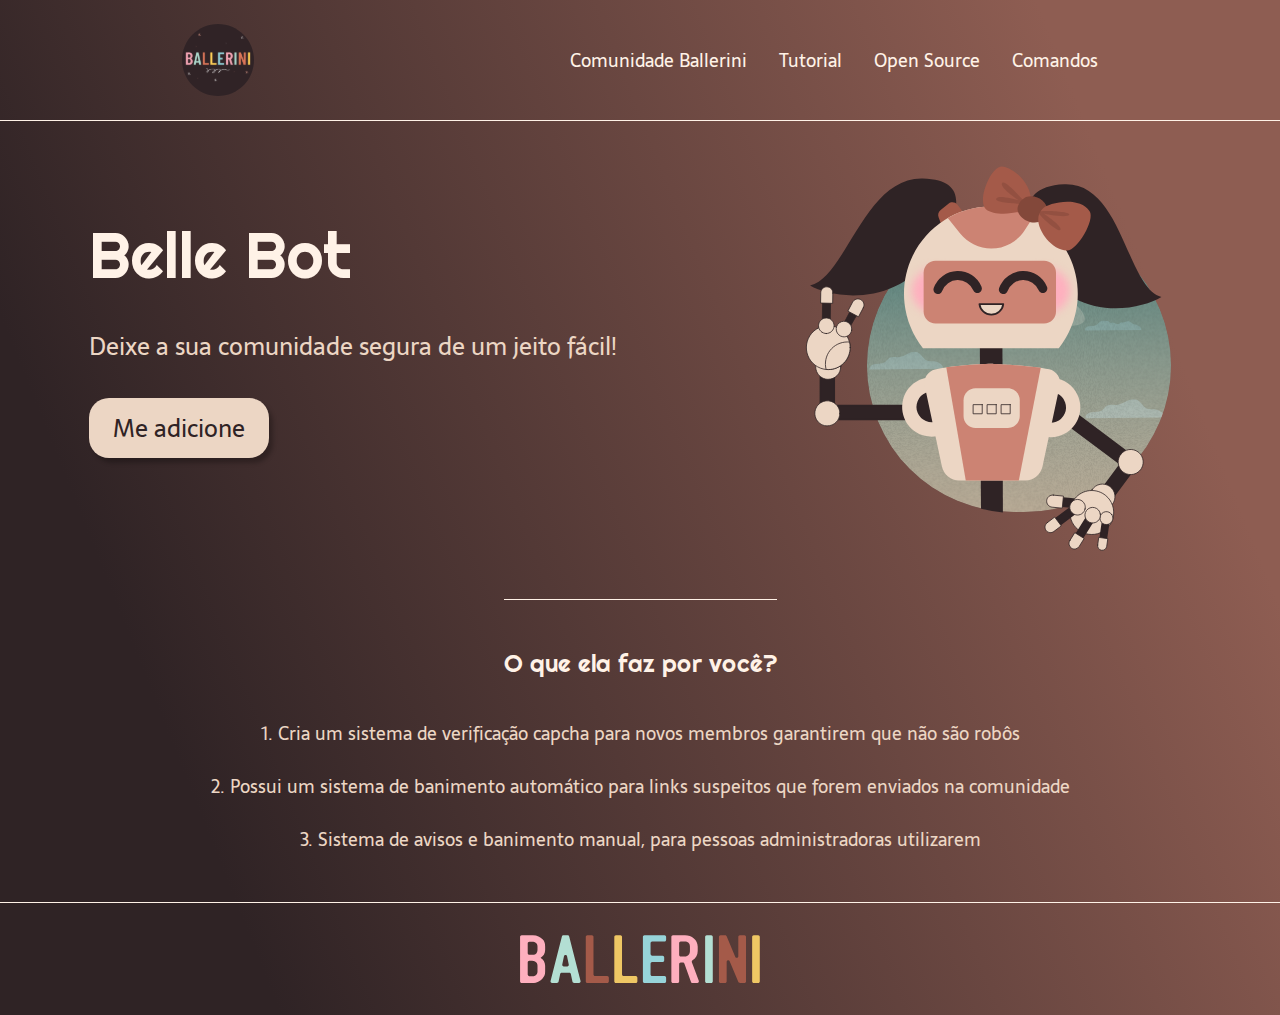
<file: landingpage/index.html>
<!DOCTYPE html>
<html lang="pt-BR">
<head>
  <meta charset="UTF-8">
  <meta name="viewport" content="width=device-width, initial-scale=1.0">
  <meta name="description" content="Um bot que irá moderar e deixar a sua comunidade segura de um jeito fácil">
  <title>Balle Bot - Modere a sua comunidade do Discord</title>
  <link rel="stylesheet" type="text/css" href="style.css">
</head>
<body>
  <header class="cabecalho">
    <img class="cabecalho-imagem" src="logo.svg" alt="Logo da Comunidade Ballerini">
    <nav class="cabecalho-menu">
      <a class="cabecalho-menu-item">Comunidade Ballerini</a>
      <a class="cabecalho-menu-item">Tutorial</a>
      <a class="cabecalho-menu-item">Open Source</a>
      <a class="cabecalho-menu-item">Comandos</a>
    </nav>
  </header>

  <main class="conteudo">
    <section class="conteudo-principal">
      <div class="conteudo-principal-escrito">
        <h1 class="conteudo-principal-escrito-titulo">Belle Bot</h1>
        <h2 class="conteudo-principal-escrito-subtitulo">Deixe a sua comunidade segura de um jeito fácil!</h2>
        <button class="conteudo-principal-escrito-botao">Me adicione</button>
      </div>
      <img class="conteudo-principal-imagem" src="ballebot.svg" alt="Imagem da Balle Bot">
    </section>

    <section class="conteudo-secundario">
      <h3 class="conteudo-secundario-titulo">O que ela faz por você?</h3>
      <p class="conteudo-secundario-paragrafo">1. Cria um <strong>sistema de verificação capcha</strong> para novos membros garantirem que não são robôs</p>
      <p class="conteudo-secundario-paragrafo">2. Possui um <strong>sistema de banimento automático</strong> para links suspeitos que forem enviados na comunidade</p>
      <p class="conteudo-secundario-paragrafo">3. <strong>Sistema de avisos e banimento manual</strong>, para pessoas administradoras utilizarem</p>
    </section>
  </main>

  <footer class="rodape">
    <img class="rodape-imagem" src="ballerini.svg">
  </footer>
</body>
</html>
</file>
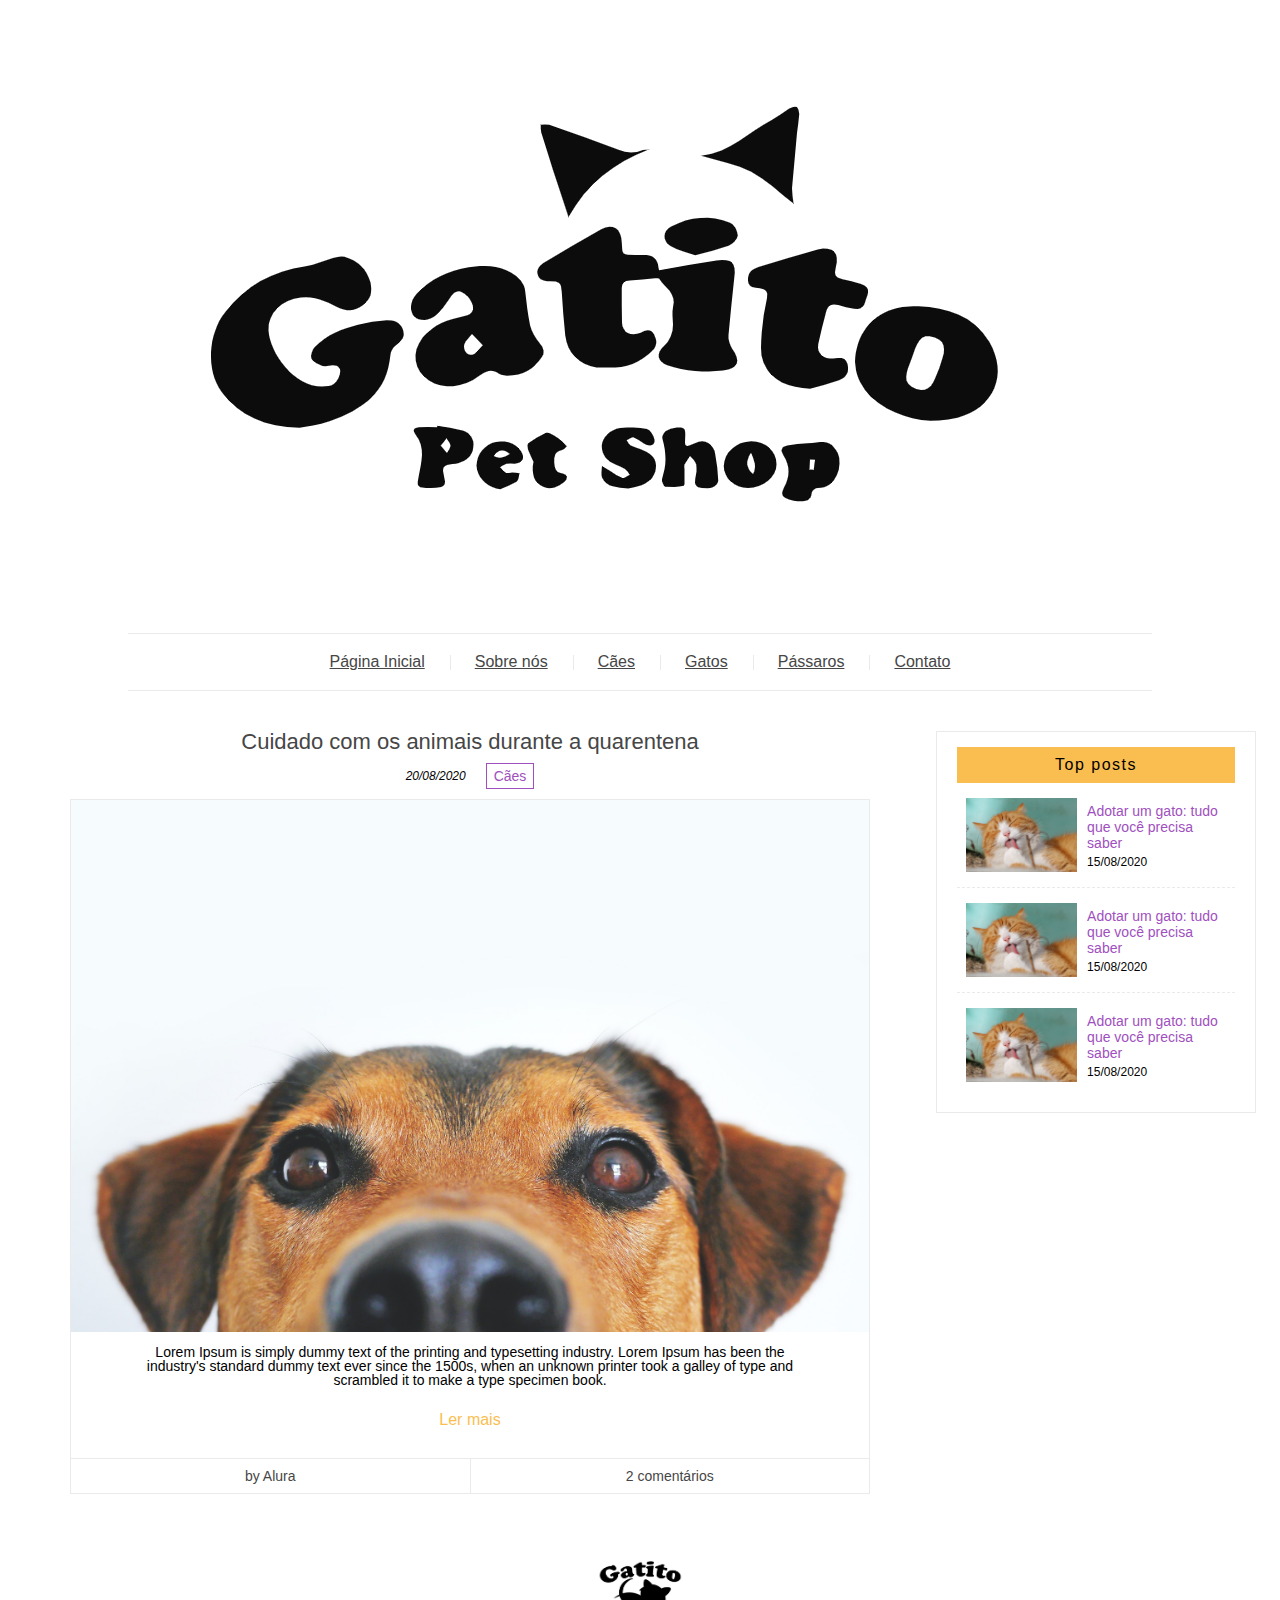
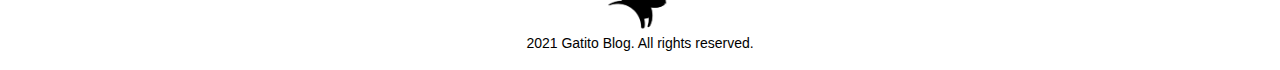
<file: sass/index.html>
<!DOCTYPE html>

<html>
<head>
  <meta charset="UTF-8">
  <meta http-equiv="X-UA-Compatible" content="IE=edge">
  <meta name="viewport" content="width=device-width, initial-scale=1.0">
  <title>Gatito Petshop</title>
  <link rel="stylesheet" href="css/reset.css">
  <link rel="stylesheet" href="css/style.css">
</head>

<body>
  <header class="header">
    <figure class="header__logo">
      <img src="assets/img/logo.png" alt="Logo" class="header_img">
    </figure>
    <nav class="header__menu menu">
      <ul class="menu__list">
        <li class="menu__links"><a href="index.html" class="menu__link">Página Inicial</a></li>
        <li class="menu__links"><a href="about.html" class="menu__link">Sobre nós</a></li>
        <li class="menu__links"><a href="collection.html" class="menu__link">Cães</a></li>
        <li class="menu__links"><a href="collection.html" class="menu__link">Gatos</a></li>
        <li class="menu__links"><a href="collection.html" class="menu__link">Pássaros</a></li>
        <li class="menu__links"><a href="contact.html" class="menu__link">Contato</a></li>
      </ul>
    </nav>
  </header>

  <main class="main">
    <div class="main__content">
      <article class="main__post">
        <a href="article.html" class="main__title">Cuidado com os animais durante a quarentena</a>
        <div class="main__subtitle">
          <p class="main__date">20/08/2020</p>
          <span class="main__tag">Cães</span>
        </div>

        <div class="main__details">
          <img src="assets/img/dog.jpg" alt="Cachorro" class="main__img">
          <p class="main__description">
            Lorem Ipsum is simply dummy text of the printing and typesetting industry. Lorem Ipsum has been the industry's standard dummy text ever since the 1500s, when an unknown printer took a galley of type and scrambled it to make a type specimen book.
          </p>
          <a href="#" class="main__btn">Ler mais</a>
          <div class="main__info">
            <div class="main__author">
              <p class="main__p">by Alura</p>
            </div>
            <div class="main__comments">
              <a href="#" class="main__a">2 comentários</a>
            </div>
          </div>
        </div>
      </article>
    </div>

    <div class="main__sidebar sidebar">
      <aside class="sidebar__top">
        <p class="sidebar__title">Top posts</p>
        <ul class="sidebar__posts">
          <li class="sidebar__list">
            <img src="assets/img/cat.jpg" alt="Gato" class="sidebar__img">
            <div class="sidebar__details">
              <a href="article.html" class="sidebar__post-title">
                Adotar um gato: tudo que você precisa saber
              </a>
              <p class="sidebar__post-date">15/08/2020</p>
            </div>
          </li>
          <li class="sidebar__list">
            <img src="assets/img/cat.jpg" alt="Gato" class="sidebar__img">
            <div class="sidebar__details">
              <a href="article.html" class="sidebar__post-title">
                Adotar um gato: tudo que você precisa saber
              </a>
              <p class="sidebar__post-date">15/08/2020</p>
            </div>
          </li>
          <li class="sidebar__list">
            <img src="assets/img/cat.jpg" alt="Gato" class="sidebar__img">
            <div class="sidebar__details">
              <a href="article.html" class="sidebar__post-title">
                Adotar um gato: tudo que você precisa saber
              </a>
              <p class="sidebar__post-date">15/08/2020</p>
            </div>
          </li>
        </ul>
      </aside>  
    </div>
  </main>

  <footer class="footer">
    <img src="assets/img/footer-logo.png" alt="footer_logo" class="footer__logo">
    <p class="footer__txt">2021 Gatito Blog. All rights reserved.</p>
  </footer>
</body>
</html>
</file>
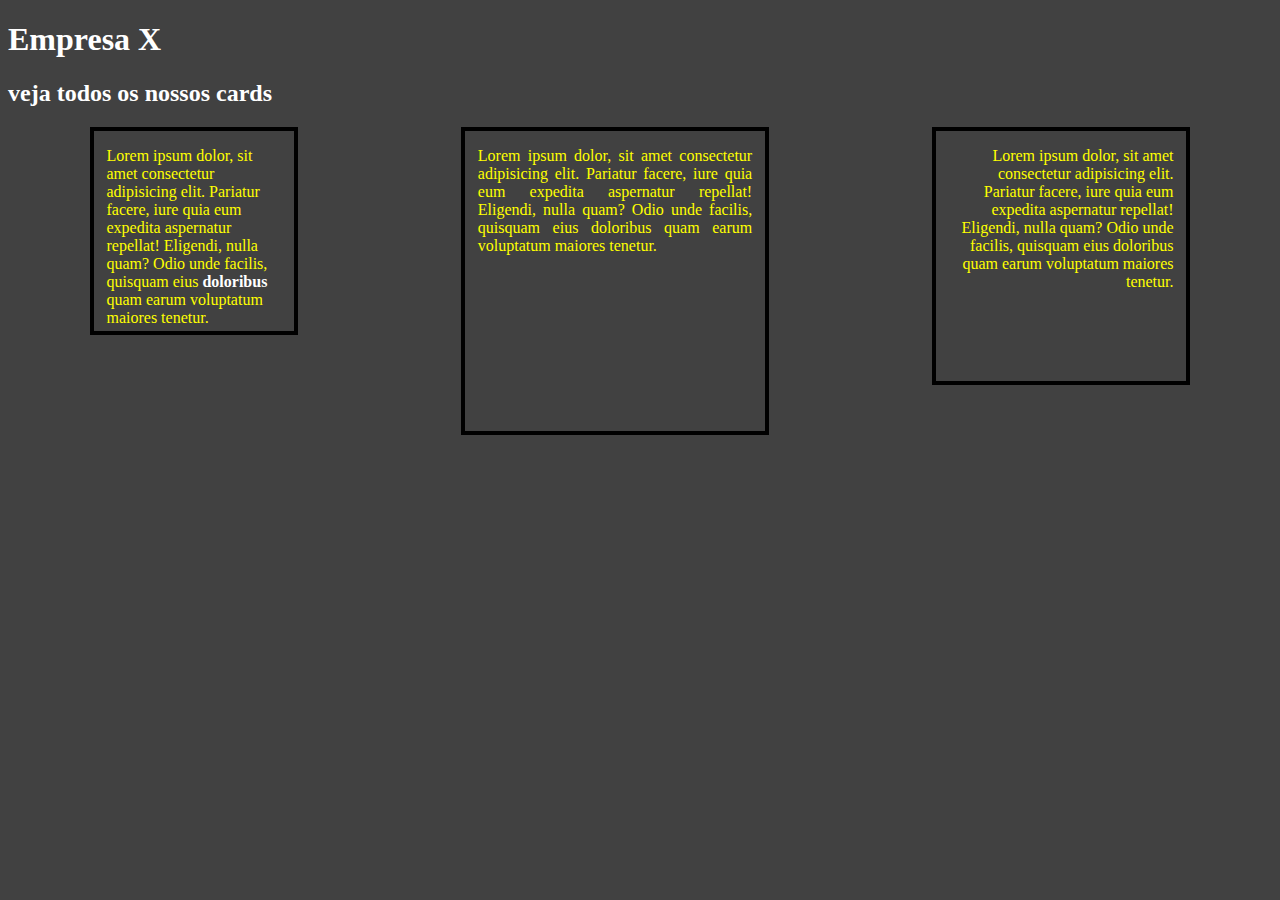
<file: variaveisCSS/index.html>
<!DOCTYPE html>
<html lang="en">
<head>
  <meta charset="UTF-8">
  <meta http-equiv="X-UA-Compatible" content="IE=edge">
  <meta name="viewport" content="width=device-width, initial-scale=1.0">

  <link rel="stylesheet" href="style.css">

  <title>Empresa X</title>
</head>
<body>
  <h1>Empresa X</h1>
  <h2>veja todos os nossos cards</h2>

  <div class="content">
    <div class="card-one">
      <p class="text-one">
        Lorem ipsum dolor, sit amet consectetur adipisicing elit. Pariatur
        facere, iure quia eum expedita aspernatur repellat! Eligendi, nulla
        quam? Odio unde facilis, quisquam eius <span>doloribus</span> quam earum voluptatum
        maiores tenetur.
      </p>
    </div>
    <div class="card-two">
      <p class="text-two">
        Lorem ipsum dolor, sit amet consectetur adipisicing elit. Pariatur
        facere, iure quia eum expedita aspernatur repellat! Eligendi, nulla
        quam? Odio unde facilis, quisquam eius doloribus quam earum voluptatum
        maiores tenetur.
      </p>
    </div>
    <div class="card-three">
      <p class="text-three">
        Lorem ipsum dolor, sit amet consectetur adipisicing elit. Pariatur
        facere, iure quia eum expedita aspernatur repellat! Eligendi, nulla
        quam? Odio unde facilis, quisquam eius doloribus quam earum voluptatum
        maiores tenetur.
      </p>
    </div>
  </div>
</body>
</html>
</file>
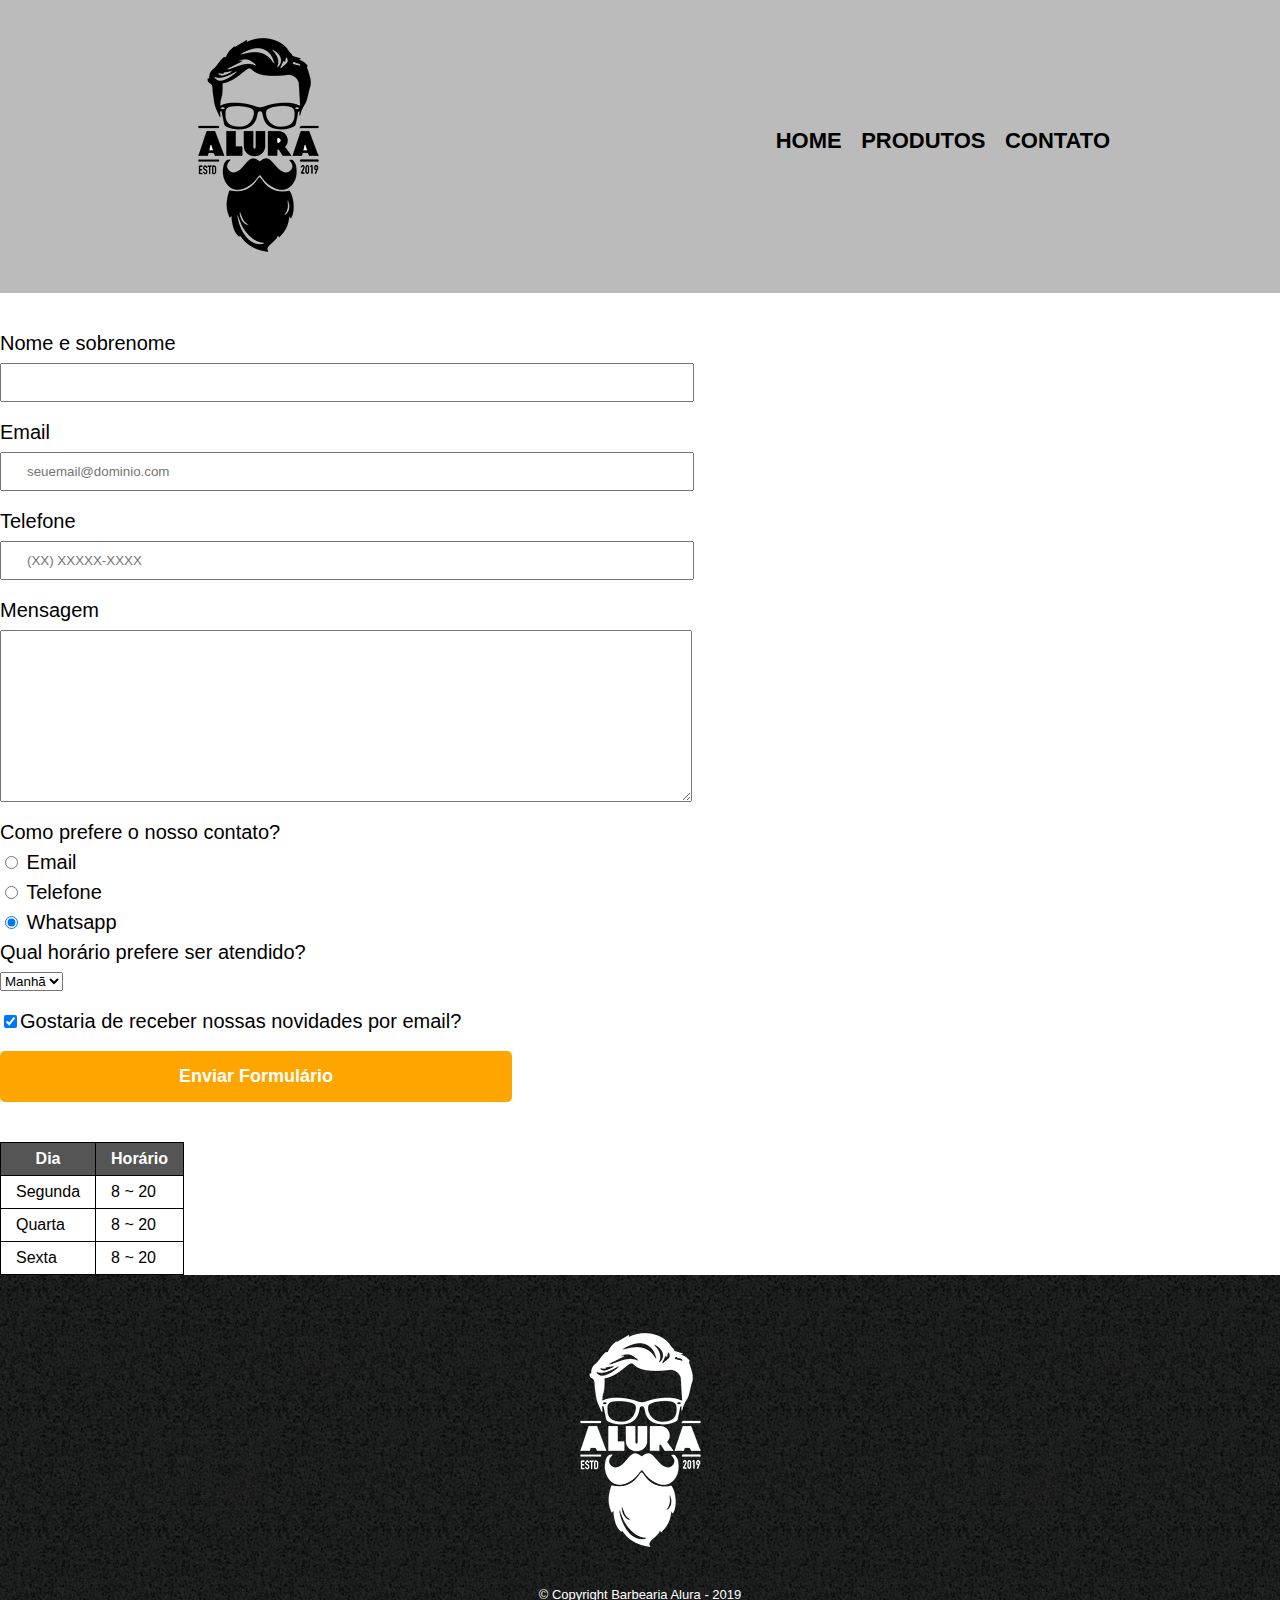
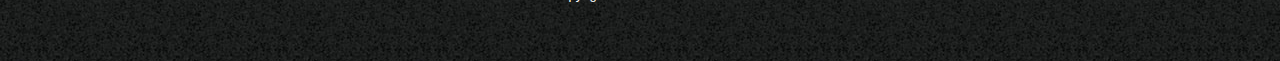
<file: html & css/contato.html>
<!DOCTYPE html> 

<html lang="pt-br">
  <head>
    <meta charset="UTF-8">
    <title>Produtos - Barbearia Alura</title>
    <link rel="stylesheet" href="styles/reset.css">
    <link rel="stylesheet" href="styles/style.css">
  </head>

  <body>
    <header>
      <div class="caixa">
        <h1><img src="images/logo.png" alt="Logo da Barbearia ALura"></h1>

        <nav>
          <ul>
            <li><a href="home.html">Home</a></li>
            <li><a href="produtos.html">Produtos</a></li>
            <li><a href="contato.html">Contato</a></li>
          </ul>
        </nav>
      </div>
    </header>

    <main>
      <form>
        <label for="nome-sobrenome">Nome e sobrenome</label>
        <input type="text" id="nome-sobrenome" class="input-padrao" required>

        <label for="email">Email</label>
        <input type="email" id="email" class="input-padrao" required placeholder="seuemail@dominio.com">

        <label for="telefone">Telefone</label>
        <input type="tel" id="telefone" class="input-padrao" required placeholder="(XX) XXXXX-XXXX">

        <label for="mensagem">Mensagem</label>
        <textarea cols="70" rows="10" id="mensagem" class="input-padrao" required></textarea>
        
        <fieldset>
          <legend>Como prefere o nosso contato?</legend>
          <label for="radio-email">
            <input type="radio" name="contato" value="email" id="radio-email">
            Email
          </label>
  
          <label for="radio-telefone"><input type="radio" name="contato" value="telefone" id="radio-telefone">
            Telefone
          </label>
  
          <label for="radio-whatsapp"><input type="radio" name="contato" value="whatsapp" id="radio-whatsapp" checked>
            Whatsapp
          </label>
        </fieldset>

        <fieldset>
          <legend>Qual horário prefere ser atendido?</legend>
          <select>
            <option>Manhã</option>
            <option>Tarde</option>
            <option>Noite</option>
          </select>
        </fieldset>
        
        <label class="checkbox"><input type="checkbox" checked>Gostaria de receber nossas novidades por email?</label>

        <input type="submit" value="Enviar Formulário" class="enviar">
      </form>

      <table>
        <thead>
          <tr>
            <th>Dia</th>
            <th>Horário</th>
          </tr>
        </thead>
        <tbody>
          <tr>
            <td>Segunda</td>
            <td>8 ~ 20</td>
          </tr>
          <tr>
            <td>Quarta</td>
            <td>8 ~ 20</td>
          </tr>
          <tr>
            <td>Sexta</td>
            <td>8 ~ 20</td>
          </tr>
        </tbody>
      </table>
    </main>

    <footer>
      <img src="images/logo-branco.png" alt="Logo da Barbearia ALura">
      <p class="copyright">&copy; Copyright Barbearia Alura - 2019</p>
    </footer>
  </body>
</html>
</file>
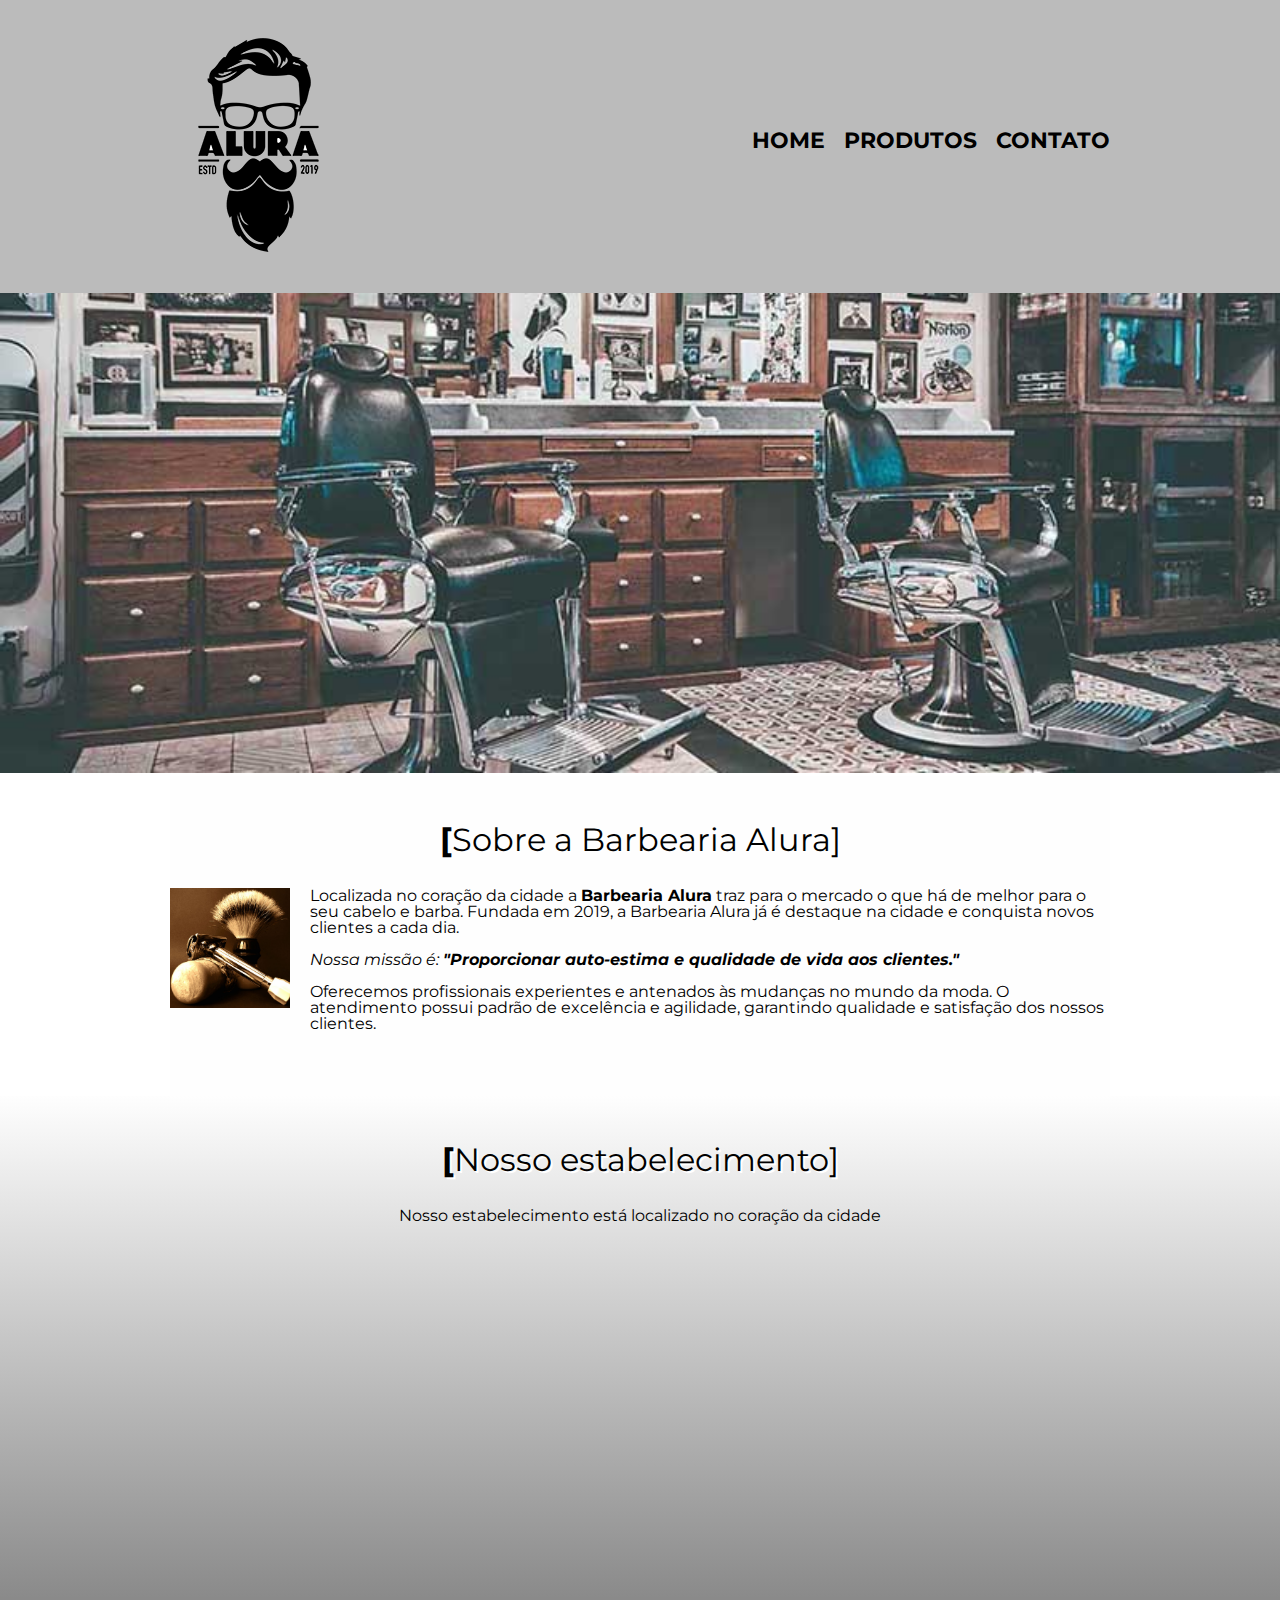
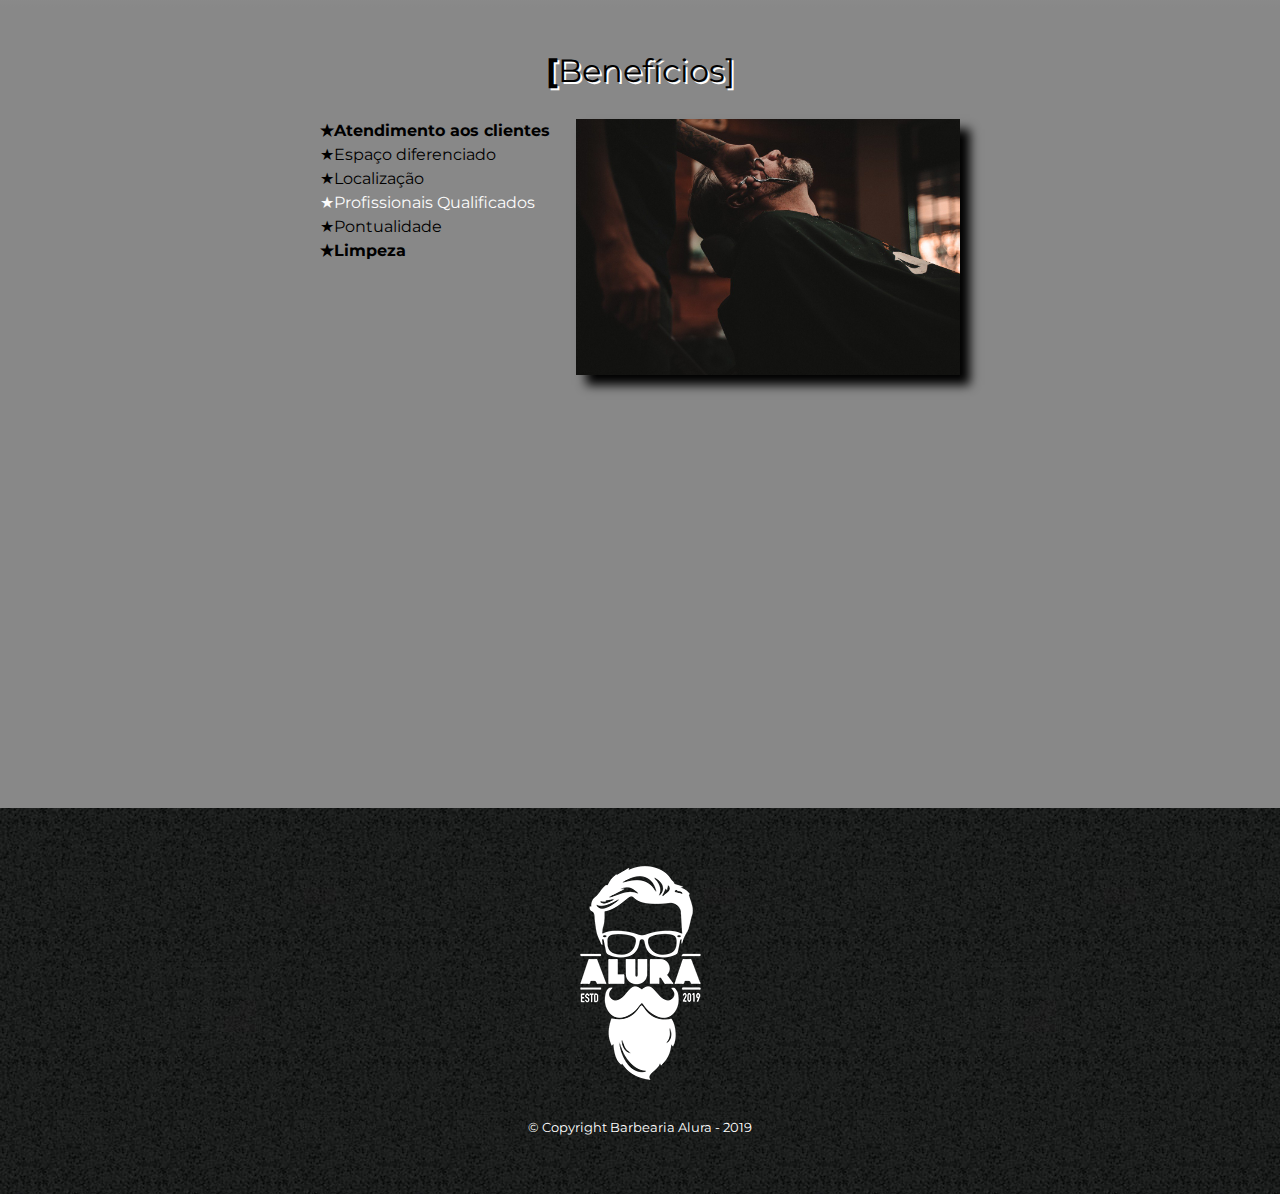
<file: html & css/home.html>
<!DOCTYPE html> 

<html lang="pt-br">
  <head>
    <meta charset="UTF-8">
    <meta name="viewport" content="width=device-width">
    <title>Barbearia Alura</title>
    <link rel="stylesheet" href="styles/reset.css">
    <link rel="stylesheet" href="styles/style.css">
    <link href="https://fonts.googleapis.com/css?family=Montserrat&display=swap" rel="stylesheet">
  </head>

  <body>
    <header>
      <div class="caixa">
        <h1><img src="images/logo.png"></h1>

        <nav>
          <ul>
            <li><a href="home.html">Home</a></li>
            <li><a href="produtos.html">Produtos</a></li>
            <li><a href="contato.html">Contato</a></li>
          </ul>
        </nav>
      </div>
    </header>

    <img class="banner" src="images/banner.jpg">

    <main>
      <section class="principal">
        <h2 class="titulo-principal">Sobre a Barbearia Alura</h2>
        
        <img src="images/utensilios.jpg" alt="Utensilios de um barbeiro" class="utensilios">

        <p id="missao">Localizada no coração da cidade a <strong>Barbearia Alura</strong> traz para o mercado o que há de melhor para o seu cabelo e barba. Fundada em 2019, a Barbearia Alura já é destaque na cidade e conquista novos clientes a cada dia.</p>
      
        <p><em>Nossa missão é: <strong>"Proporcionar auto-estima e qualidade de vida aos clientes."</strong></em></p>
      
        <p>Oferecemos profissionais experientes e antenados às mudanças no mundo da moda. O atendimento possui padrão de excelência e agilidade, garantindo qualidade e satisfação dos nossos clientes.</p>
      </section>

      <section class="mapa">
        <h3 class="titulo-principal">Nosso estabelecimento</h3>
        <p>Nosso estabelecimento está localizado no coração da cidade</p>
        <div class="mapa-conteudo">
          <iframe src="https://www.google.com/maps/embed?pb=!1m18!1m12!1m3!1d3656.448598130907!2d-46.634653385542414!3d-23.588239368469353!2m3!1f0!2f0!3f0!3m2!1i1024!2i768!4f13.1!3m3!1m2!1s0x94ce5a2b2ed7f3a1%3A0xab35da2f5ca62674!2sCaelum%20-%20Escola%20de%20Tecnologia!5e0!3m2!1spt-BR!2sbr!4v1580916426151!5m2!1spt-BR!2sbr" width="100%" height="300" frameborder="0" style="border:0;" allowfullscreen=""></iframe>
        </div>
      </section>

      <section class="beneficios">
        <h3 class="titulo-principal">Benefícios</h3>

        <div class="conteudo-beneficios">
          <ul class="lista-beneficios">
            <li class="itens">Atendimento aos clientes</li>
            <li class="itens">Espaço diferenciado</li>
            <li class="itens">Localização</li>
            <li class="itens">Profissionais Qualificados</li>
            <li class="itens">Pontualidade</li>
            <li class="itens">Limpeza</li>
          </ul><img src="images/beneficios.jpg" class="imagem-beneficios">
        </div>
  
        <div class="video">
          <iframe width="100%" height="315" src="https://www.youtube.com/embed/wcVVXUV0YUY" title="YouTube video player" frameborder="0" allow="accelerometer; autoplay; clipboard-write; encrypted-media; gyroscope; picture-in-picture" allowfullscreen>
          </iframe>
        </div>
      </section>
    </main>

    <footer>
      <img src="images/logo-branco.png">
      <p class="copyright">&copy; Copyright Barbearia Alura - 2019</p>
    </footer>
  </body>
</html>
</file>
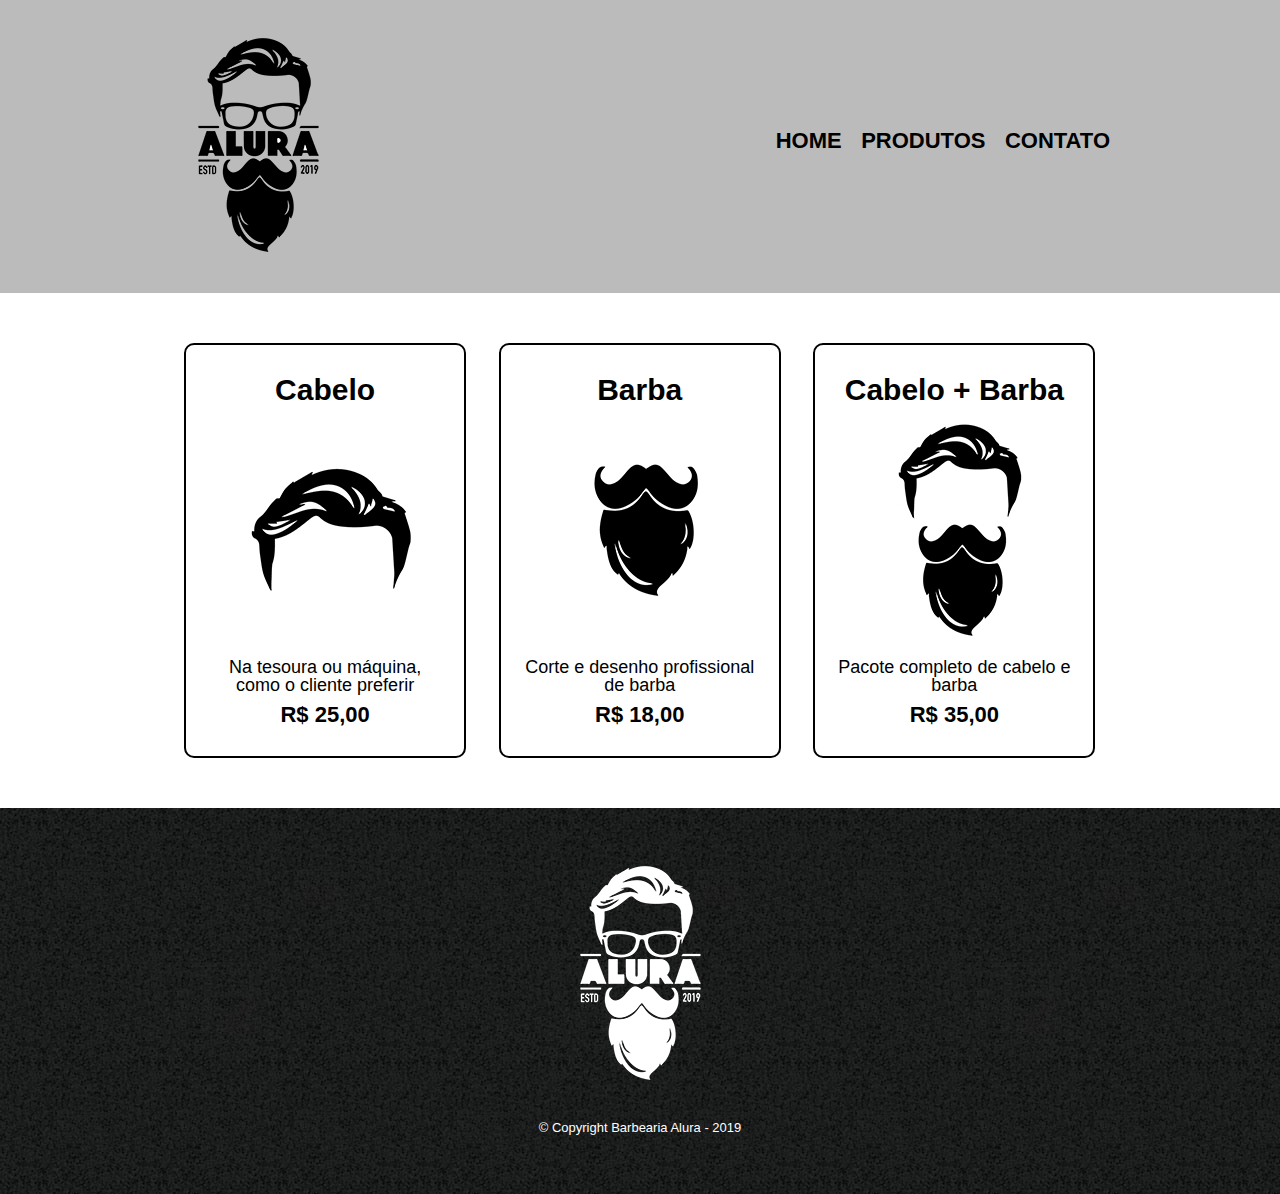
<file: html & css/produtos.html>
<!DOCTYPE html> 

<html lang="pt-br">
  <head>
    <meta charset="UTF-8">
    <title>Produtos - Barbearia Alura</title>
    <link rel="stylesheet" href="styles/reset.css">
    <link rel="stylesheet" href="styles/style.css">
  </head>

  <body>
    <header>
      <div class="caixa">
        <h1><img src="images/logo.png"></h1>

        <nav>
          <ul>
            <li><a href="home.html">Home</a></li>
            <li><a href="produtos.html">Produtos</a></li>
            <li><a href="contato.html">Contato</a></li>
          </ul>
        </nav>
      </div>
    </header>

    <main>
      <ul class="produtos">
        <li>
          <h2>Cabelo</h2>
          <img src="images/cabelo.jpg">
          <p class="produto-descricao">Na tesoura ou máquina, como o cliente preferir</p>
          <p class="produto-preco">R$ 25,00</p>
        </li>
        <li>
          <h2>Barba</h2>
          <img src="images/barba.jpg">
          <p class="produto-descricao">Corte e desenho profissional de barba</p>
          <p class="produto-preco">R$ 18,00</p>
        </li>
        <li>
          <h2>Cabelo + Barba</h2>
          <img src="images/cabelo+barba.jpg">
          <p class="produto-descricao">Pacote completo de cabelo e barba</p>
          <p class="produto-preco">R$ 35,00</p>
        </li>
      </ul>
    </main>

    <footer>
      <img src="images/logo-branco.png">
      <p class="copyright">&copy; Copyright Barbearia Alura - 2019</p>
    </footer>
  </body>
</html>
</file>
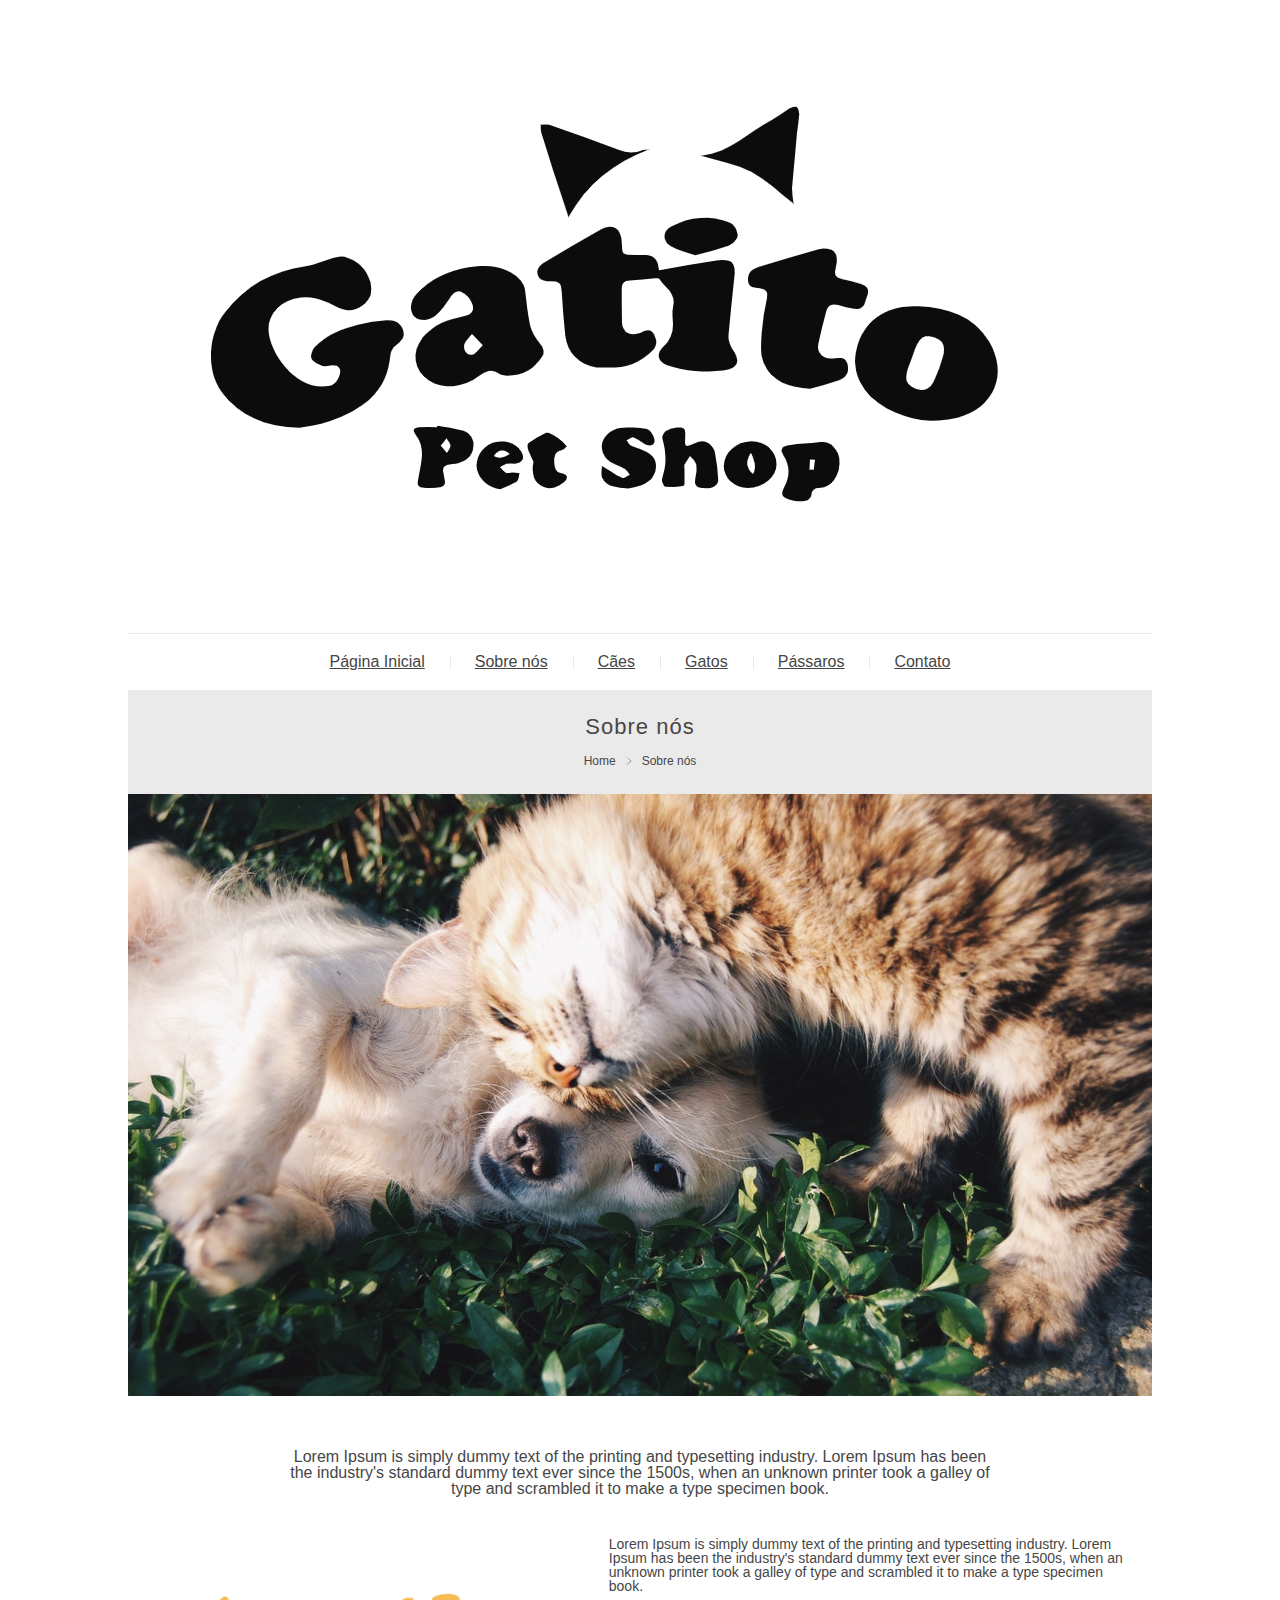
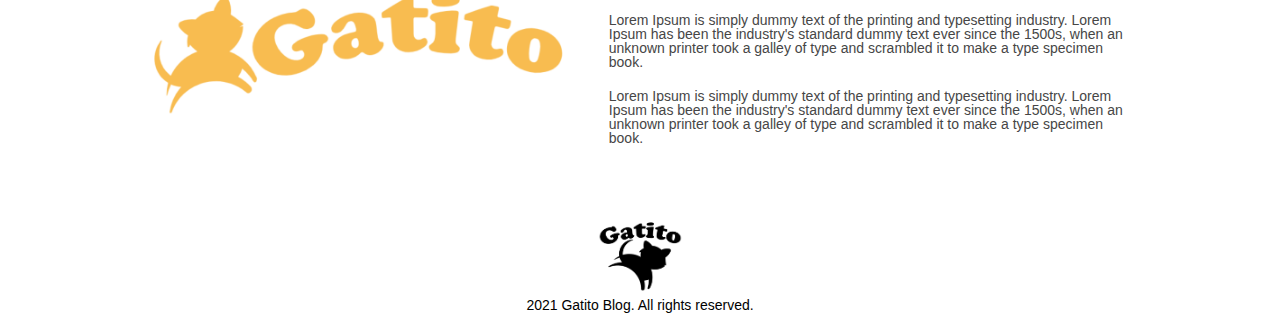
<file: sass/about.html>
<!DOCTYPE html>

<html>
<head>
  <meta charset="UTF-8">
  <meta http-equiv="X-UA-Compatible" content="IE=edge">
  <meta name="viewport" content="width=device-width, initial-scale=1.0">
  <title>Gatito Petshop</title>
  <link rel="stylesheet" href="css/reset.css">
  <link rel="stylesheet" href="css/style.css">
</head>

<body>
  <header class="header">
    <figure class="header__logo">
      <img src="assets/img/logo.png" alt="Logo" class="header_img">
    </figure>
    <nav class="header__menu menu">
      <ul class="menu__list">
        <li class="menu__links"><a href="index.html" class="menu__link">Página Inicial</a></li>
        <li class="menu__links"><a href="about.html" class="menu__link">Sobre nós</a></li>
        <li class="menu__links"><a href="collection.html" class="menu__link">Cães</a></li>
        <li class="menu__links"><a href="collection.html" class="menu__link">Gatos</a></li>
        <li class="menu__links"><a href="collection.html" class="menu__link">Pássaros</a></li>
        <li class="menu__links"><a href="contact.html" class="menu__link">Contato</a></li>
      </ul>
    </nav>
  </header>

  <article class="about">
    <div class="about__title">
      <h1 class="about__h1">Sobre nós</h1>
      <div class="about__breadcrumb breadcrumb">
        <a href="index.html" class="breadcrumb__link">Home</a>
        <img src="assets/img/arrow.svg" class="breadcrumb__img">
        <a href="about.html" class="breadcrumb__link">Sobre nós</a>
      </div>
    </div>

    <div class="about__content">
      <img src="assets/img/dog-cat.jpg" alt="Dog and cat", class="about__img">
      <p class="about__intro">
        Lorem Ipsum is simply dummy text of the printing and typesetting industry. Lorem Ipsum has been the industry's standard dummy text ever since the 1500s, when an unknown printer took a galley of type and scrambled it to make a type specimen book.
      </p>
      <div  class="about__split">
        <img src="assets/img/about.png" alt="Gatito", class="about__img-description">
        <div class="about__txt">
          <p class="about__p">
            Lorem Ipsum is simply dummy text of the printing and typesetting industry. Lorem Ipsum has been the industry's standard dummy text ever since the 1500s, when an unknown printer took a galley of type and scrambled it to make a type specimen book.
          </p>
          <p class="about__p">
            Lorem Ipsum is simply dummy text of the printing and typesetting industry. Lorem Ipsum has been the industry's standard dummy text ever since the 1500s, when an unknown printer took a galley of type and scrambled it to make a type specimen book.
          </p>
          <p class="about__p">
            Lorem Ipsum is simply dummy text of the printing and typesetting industry. Lorem Ipsum has been the industry's standard dummy text ever since the 1500s, when an unknown printer took a galley of type and scrambled it to make a type specimen book.
          </p>
        </div>
      </div>
    </div> 
  </article>

  <footer class="footer">
    <img src="assets/img/footer-logo.png" alt="footer_logo" class="footer__logo">
    <p class="footer__txt">2021 Gatito Blog. All rights reserved.</p>
  </footer>
</body>
</html>
</file>
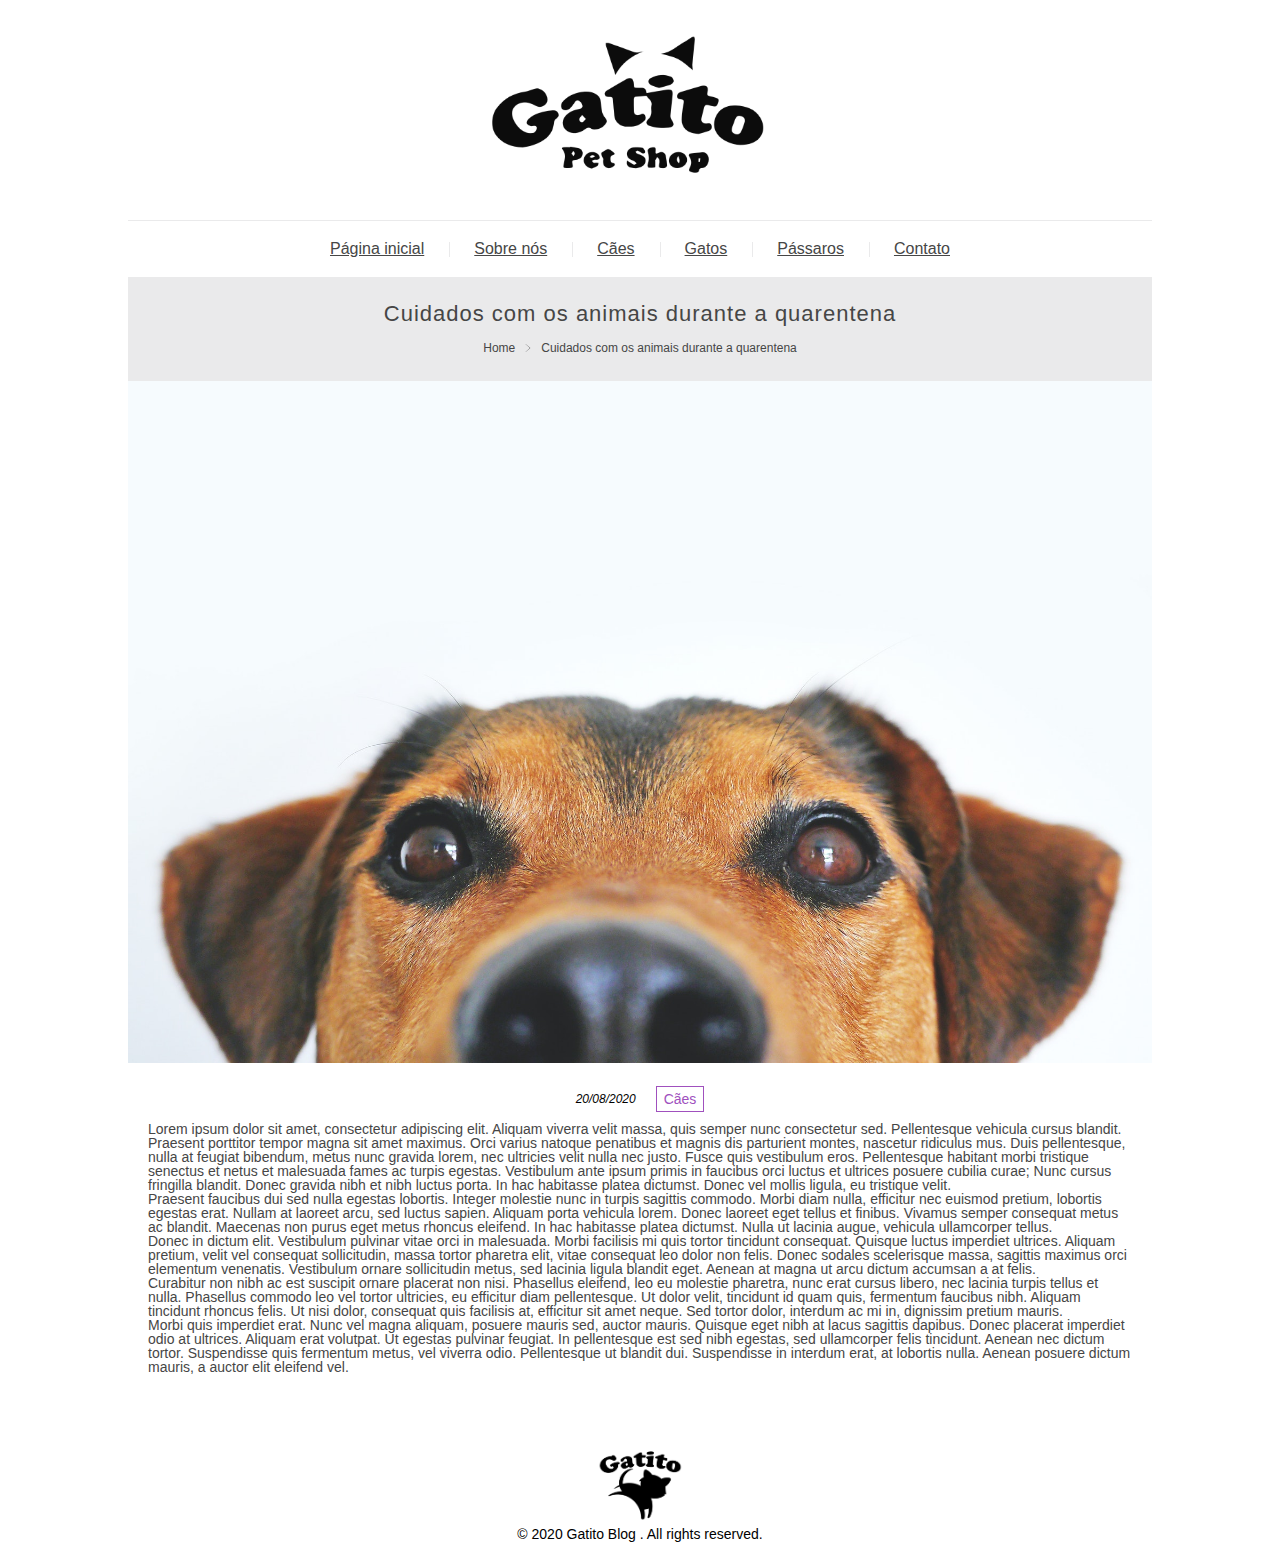
<file: sass/article.html>
<!DOCTYPE html>
<html>
    <head>
        <title>Gatito PetShop</title>
        <meta name="viewport" content="width=device-width, initial-scale=1" />
        <link rel="stylesheet" href="css/style.css">
        <link rel="stylesheet" href="css/reset.css">
    </head>
    <body>
        <header class="header">
            <figure class="header__logo">
                <img src="assets/img/logo.png" alt="Logo" class="header__img" />
            </figure>
            <nav class="header__menu menu">
                <ul class="menu__list">
                    <li class="menu__links"><a href="index.html" class="menu__link">Página inicial</a></li>
                    <li class="menu__links"><a href="about.html" class="menu__link">Sobre nós</a></li>
                    <li class="menu__links"><a href="collection.html" class="menu__link">Cães</a></li>
                    <li class="menu__links"><a href="collection.html" class="menu__link">Gatos</a></li>
                    <li class="menu__links"><a href="collection.html" class="menu__link">Pássaros</a></li>
                    <li class="menu__links"><a href="contact.html" class="menu__link">Contato</a></li>
                </ul>
            </nav>
        </header>
                
        <article class="article">
            <div class="article__title">
                <h1 class="article__h1">Cuidados com os animais durante a quarentena</h1>
                <div class="article__breadcrumb breadcrumb">
                    <a href="index.html" class="breadcrumb__link">Home</a>
                    <img src="assets/img/arrow.svg" alt="Seta" class="breadcrumb__img" />
                    <a href="article.html" class="breadcrumb__link">Cuidados com os animais durante a quarentena</a>
                </div>
            </div>
            <img src="assets/img/dog.jpg" alt="Cachorro" class="article__img" />
            <div class="article__details">
                <span class="article__date">20/08/2020</span>
                <span class="article__tag">Cães</span>
            </div>
            <div class="article__content">
                <p>Lorem ipsum dolor sit amet, consectetur adipiscing elit. Aliquam viverra velit massa, quis semper nunc consectetur sed. Pellentesque vehicula cursus blandit. Praesent porttitor tempor magna sit amet maximus. Orci varius natoque penatibus et magnis dis parturient montes, nascetur ridiculus mus. Duis pellentesque, nulla at feugiat bibendum, metus nunc gravida lorem, nec ultricies velit nulla nec justo. Fusce quis vestibulum eros. Pellentesque habitant morbi tristique senectus et netus et malesuada fames ac turpis egestas. Vestibulum ante ipsum primis in faucibus orci luctus et ultrices posuere cubilia curae; Nunc cursus fringilla blandit. Donec gravida nibh et nibh luctus porta. In hac habitasse platea dictumst. Donec vel mollis ligula, eu tristique velit.</p>

                <p>Praesent faucibus dui sed nulla egestas lobortis. Integer molestie nunc in turpis sagittis commodo. Morbi diam nulla, efficitur nec euismod pretium, lobortis egestas erat. Nullam at laoreet arcu, sed luctus sapien. Aliquam porta vehicula lorem. Donec laoreet eget tellus et finibus. Vivamus semper consequat metus ac blandit. Maecenas non purus eget metus rhoncus eleifend. In hac habitasse platea dictumst. Nulla ut lacinia augue, vehicula ullamcorper tellus.</p>
                        
                <p>Donec in dictum elit. Vestibulum pulvinar vitae orci in malesuada. Morbi facilisis mi quis tortor tincidunt consequat. Quisque luctus imperdiet ultrices. Aliquam pretium, velit vel consequat sollicitudin, massa tortor pharetra elit, vitae consequat leo dolor non felis. Donec sodales scelerisque massa, sagittis maximus orci elementum venenatis. Vestibulum ornare sollicitudin metus, sed lacinia ligula blandit eget. Aenean at magna ut arcu dictum accumsan a at felis.</p>
                        
                <p>Curabitur non nibh ac est suscipit ornare placerat non nisi. Phasellus eleifend, leo eu molestie pharetra, nunc erat cursus libero, nec lacinia turpis tellus et nulla. Phasellus commodo leo vel tortor ultricies, eu efficitur diam pellentesque. Ut dolor velit, tincidunt id quam quis, fermentum faucibus nibh. Aliquam tincidunt rhoncus felis. Ut nisi dolor, consequat quis facilisis at, efficitur sit amet neque. Sed tortor dolor, interdum ac mi in, dignissim pretium mauris.</p>
                        
                <p>Morbi quis imperdiet erat. Nunc vel magna aliquam, posuere mauris sed, auctor mauris. Quisque eget nibh at lacus sagittis dapibus. Donec placerat imperdiet odio at ultrices. Aliquam erat volutpat. Ut egestas pulvinar feugiat. In pellentesque est sed nibh egestas, sed ullamcorper felis tincidunt. Aenean nec dictum tortor. Suspendisse quis fermentum metus, vel viverra odio. Pellentesque ut blandit dui. Suspendisse in interdum erat, at lobortis nulla. Aenean posuere dictum mauris, a auctor elit eleifend vel.</p>
            </div>
        </article>

        <footer class="footer">
            <img src="assets/img/footer-logo.png" alt="Footer logo" class="footer__logo" />
            <p class="footer__txt">© 2020 Gatito Blog . All rights reserved.</p>
        </footer>
    </body>
</html>
</file>
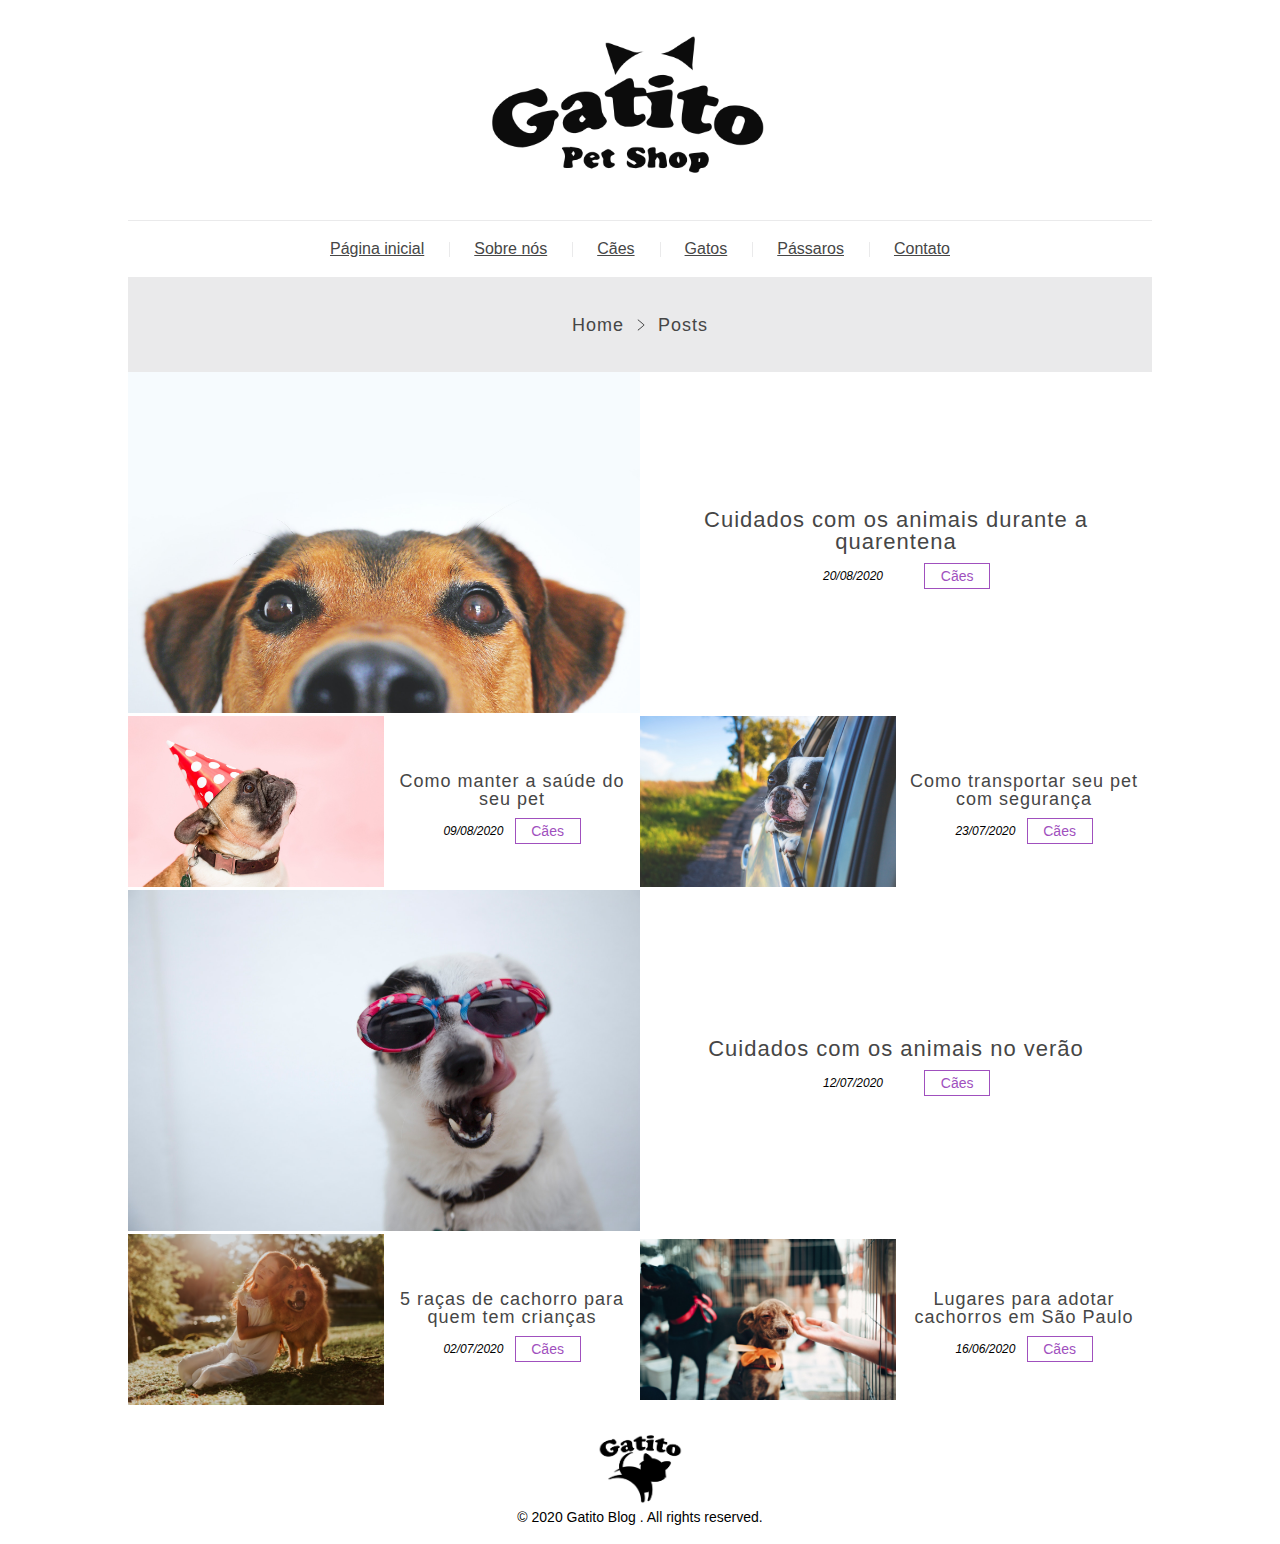
<file: sass/collection.html>
<!DOCTYPE html>
<html>
    <head>
        <title>Gatito PetShop</title>
        <meta name="viewport" content="width=device-width, initial-scale=1" />
        <link rel="stylesheet" href="css/style.css">
        <link rel="stylesheet" href="css/reset.css">
    </head>
<body>

    <header class="header">
        <figure class="header__logo">
            <img src="assets/img/logo.png" alt="Logo" class="header__img" />
        </figure>
        <nav class="header__menu menu">
            <ul class="menu__list">
                <li class="menu__links"><a href="index.html" class="menu__link">Página inicial</a></li>
                <li class="menu__links"><a href="about.html" class="menu__link">Sobre nós</a></li>
                <li class="menu__links"><a href="collection.html" class="menu__link">Cães</a></li>
                <li class="menu__links"><a href="collection.html" class="menu__link">Gatos</a></li>
                <li class="menu__links"><a href="collection.html" class="menu__link">Pássaros</a></li>
                <li class="menu__links"><a href="contact.html" class="menu__link">Contato</a></li>
            </ul>
        </nav>
    </header>
    <div class="collection">
        <div class="collection__breadcrumb breadcrumb">
            <a href="index.html" class="breadcrumb__link">Home</a>
            <img src="assets/img/arrow.svg" alt="Seta" class="breadcrumb__img" />
            <a href="collection.html" class="breadcrumb__link">Posts</a>
        </div>
        <div class="collection__post">
            <figure class="collection__figure">
                <img src="assets/img/dog.jpg" alt="Cachorro" class="collection__img" />
            </figure>
            <div class="collection__about">
                <a href="article.html" class="collection__title">Cuidados com os animais durante a quarentena</a>
                <p class="collection__date">20/08/2020</p>
                <span class="collection__tag">Cães</span>
            </div>
        </div>
        <div class="collection__post half">
            <figure class="collection__figure">
                <img src="assets/img/party.jpg" alt="Cachorro festa" class="collection__img" />
            </figure>
            <div class="collection__about">
                <a href="article.html" class="collection__title half">Como manter a saúde do seu pet</a>
                <p class="collection__date">09/08/2020</p>
                <span class="collection__tag">Cães</span>
            </div>
        </div>
        <div class="collection__post half">
            <figure class="collection__figure">
                <img src="assets/img/car.jpg" alt="Cachorro carro" class="collection__img" />
            </figure>
            <div class="collection__about">
                <a href="article.html" class="collection__title half">Como transportar seu pet com segurança</a>
                <p class="collection__date">23/07/2020</p>
                <span class="collection__tag">Cães</span>
            </div>
        </div>
        <div class="collection__post">
            <figure class="collection__figure">
                <img src="assets/img/sun.jpg" alt="Cachorro oculos" class="collection__img" />
            </figure>
            <div class="collection__about">
                <a href="article.html" class="collection__title">Cuidados com os animais no verão</a>
                <p class="collection__date">12/07/2020</p>
                <span class="collection__tag">Cães</span>
            </div>
        </div>
        <div class="collection__post half">
            <figure class="collection__figure">
                <img src="assets/img/kid.jpg" alt="Cachorro e criança" class="collection__img" />
            </figure>
            <div class="collection__about">
                <a href="article.html" class="collection__title half">5 raças de cachorro para quem tem crianças</a>
                <p class="collection__date">02/07/2020</p>
                <span class="collection__tag">Cães</span>
            </div>
        </div>
        <div class="collection__post half">
            <figure class="collection__figure">
                <img src="assets/img/adopt.jpg" alt="Cachorro adotado" class="collection__img" />
            </figure>
            <div class="collection__about">
                <a href="article.html" class="collection__title half">Lugares para adotar cachorros em São Paulo</a>
                <p class="collection__date">16/06/2020</p>
                <span class="collection__tag">Cães</span>
            </div>
        </div>
    </div>

    <footer class="footer">
        <img src="assets/img/footer-logo.png" alt="Footer logo" class="footer__logo" />
        <p class="footer__txt">© 2020 Gatito Blog . All rights reserved.</p>
    </footer>

</body>
</html>
</file>
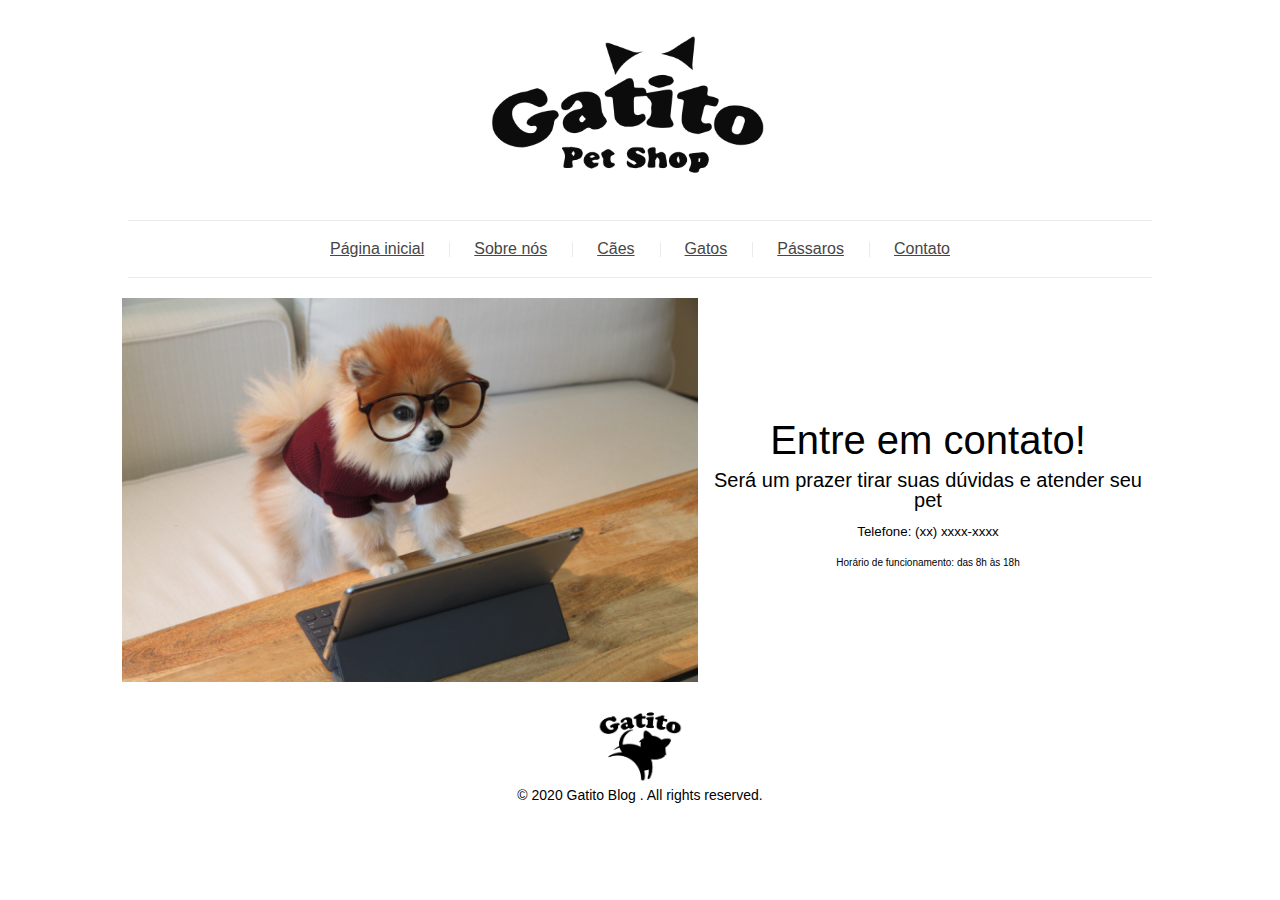
<file: sass/contact.html>
<!DOCTYPE html>
<html>
    <head>
        <title>Gatito PetShop</title>
        <meta name="viewport" content="width=device-width, initial-scale=1" />
        <link rel="stylesheet" href="css/style.css">
        <link rel="stylesheet" href="css/reset.css">
    </head>
<body>
    <header class="header">
        <figure class="header__logo">
            <img src="assets/img/logo.png" alt="Logo" class="header__img" />
        </figure>
        <nav class="header__menu menu">
            <ul class="menu__list">
                <li class="menu__links"><a href="index.html" class="menu__link">Página inicial</a></li>
                <li class="menu__links"><a href="about.html" class="menu__link">Sobre nós</a></li>
                <li class="menu__links"><a href="collection.html" class="menu__link">Cães</a></li>
                <li class="menu__links"><a href="collection.html" class="menu__link">Gatos</a></li>
                <li class="menu__links"><a href="collection.html" class="menu__link">Pássaros</a></li>
                <li class="menu__links"><a href="contact.html" class="menu__link">Contato</a></li>
            </ul>
        </nav>
    </header>

    <div class="contact">
        <figure class="contact__figure">
            <img src="assets/img/contact.jpg" alt="Contato" class="contact__img" />
        </figure>
        <div class="contact__info">
            <p class="contact__p-1">Entre em contato!</p>
            <p class="contact__p-2">Será um prazer tirar suas dúvidas e atender seu pet</p>
            <p class="contact__p-3">Telefone: (xx) xxxx-xxxx </p>
            <p class="contact__p-4">Horário de funcionamento: das 8h às 18h</p>
        </div>
    </div>        

    <footer class="footer">
        <img src="assets/img/footer-logo.png" alt="Footer logo" class="footer__logo" />
        <p class="footer__txt">© 2020 Gatito Blog . All rights reserved.</p>
    </footer>
</body>
</html>
</file>
<file: bootstrap/src/style.css>
.card-largura {
  max-width: 18rem;
}

.imagem-carrosel-um {
  object-fit: cover;
  object-position: 0 80%;
  height: 400px;
}

.imagem-carrosel-dois {
  object-fit: cover;
  height: 400px;
}

.fonte-titulo {
  color: white;
  font-family: 'Pacifico', cursive;
}

.cor-especial {
  color: darkred !important;
  font-family: 'Pacifico', cursive;
}

.botao-cor-especial {
  background-color: darkred;
  color: white;
}

.borda-cor-especial {
  border-color: darkred;
}

.card-posicao-imagem {
  object-fit: cover;
  height: 200px;
}
</file>
<file: flexbox/css/style.css>
body {
	background-color: #F2F5F7;
	font-family: 'Open Sans',Arial,sans-serif;
}

.container {
	width: 94%;
	margin: 0 auto;
}

.cabecalhoPrincipal {
	background-color: #FFF;
	padding: 20px 0;
}

.cabecalhoPrincipal-titulo {
	font-weight: bold;
	font-size: 2em;
	margin-bottom: 20px;
}

.cabecalhoPrincipal-titulo a {
	text-decoration: none;
	color: inherit;
}

.cabecalhoPrincipal-nav-link {
	padding: 10px;
	margin-bottom: 10px;
	color: #9799A6;
	background-color: #FFF;
	text-decoration: none;
	transition: .5s;
	display: block;

	border-bottom: 1px solid #9799A6;
}

.conteudoPrincipal {
	margin-top: 20px;
	margin-bottom: 20px;
}

.subtitulo {
	font-weight: bold;
	font-size: 32px;
	margin-bottom: 10px;
	text-align: center;
}

.conteudoPrincipal-cursos-link {
	height: 100px;
	background-color: #FFF;
	text-align: center;
	margin: 1%;
	transition: .3s;
	box-shadow: 2px 2px 2px #CCC;
	position: relative;
}

.conteudoPrincipal-cursos-link a {
	text-decoration: none;
	color: #000;
	font-weight: bold;
	display: block;
	width: 100%;
	height: 100%;
	position: absolute;
	top: 0;
	left: 0;
}

.conteudoPrincipal-cursos-link:hover {
	box-shadow: 4px 4px 4px #CCC;
}

.conteudoPrincipal-cursos-link a:before {
	content: '';
	display: block;
	width: 50px;
	height: 50px;
	margin: 10px auto;
}

.conteudoPrincipal-cursos-link:nth-child(even) a:before {
	background: url(../img/background1.svg) no-repeat;	
}

.conteudoPrincipal-cursos-link:nth-child(odd) a:before {
	background: url(../img/background2.svg) no-repeat;
}


.rodapePrincipal {
	background-color: #324C64;
	padding-top: 20px;
}

.rodapePrincipal .subtitulo {
	color: #FFF;
}

.rodapePrincipal-navMap-link {
	text-decoration: none;
	color: #FFF;
	margin-top: 10px;
}

.rodapePrincipal-navMap-link {
	font-size: .9em;
}

.navmap-list-title {
	font-weight: 700;
	font-size: 1.3em;
	margin: .9em 0;
	padding-left: .3em;
	padding-top: .2em;
	padding-bottom: .2em;
}

.navmap-list-title + .rodapePrincipal-navMap-link {
	margin-top: 0;
}

.navmap-list-title-bancoDeDados { color: #EC6E5A; border-left: 4px solid #EC6E5A; }
.navmap-list-title-framework { color: #AD85BF; border-left: 4px solid #AD85BF; }
.navmap-list-title-frontend { color: #5EC6F3; border-left: 4px solid #5EC6F3; }
.navmap-list-title-backend { color: #25D285; border-left: 4px solid #25D285; }

.rodapePrincipal-patrocinadores {
	margin-top: 30px;
	background: #F2F5F7;
	padding: 20px 0;
}

.rodapePrincipal-contatoForm {
	margin-top: 20px;
	text-align: center;
}

.rodapePrincipal-contatoForm label[for=email-contato] {
	font-weight: bold;
	font-size: 14px;
	color: #000;
	margin-bottom: 5px;
	display: block;
}

.rodapePrincipal-contatoForm-emailInput {
	border-top-left-radius: 5px;
	border-bottom-left-radius: 5px;
	padding: 10px;
}

.rodapePrincipal-contatoForm-submit {
	border-top-right-radius: 5px;
	border-bottom-right-radius: 5px;
	background-color: #4DBA7A;
	color: #FFF;
	cursor: pointer;
	
}

.rodapePrincipal-contatoForm-submit,
.rodapePrincipal-contatoForm-emailInput {
	outline: 0;
	border: 1px solid #4DBA7A;
	box-sizing: border-box;
	font-size: 16px;
}

.videoSobre {
	background-color: #5E9EDC;
	padding: 25px 0;

}

.videoSobre-video {
	max-width: 100%;
}

.videoSobre .container {
	color: #FFF;
}

.videoSobre-sobre-title {
	font-size: 1.2em;
	font-weight: bolder;
}

.videoSobre-sobre {
	font-size: 1.3em;
	line-height: 2;
}

.videoSobre-button {
	border-radius: 8px;
	background-color: #ec6e5a;
	display: block;
	color: #FFF;
	border: none;
	height: 50px;
	font-size: .8em;
	outline: none;
}

.rodapePrincipal-contatoForm-legend {
	margin-bottom: 10px;
}

@media(min-width: 769px) {

	.container {
		width: 85%;	
	}

	.subtitulo {
		text-align: left;
	}

	.cabecalhoPrincipal-nav-link {
		border-radius: 5px;
		border: 1px solid #9799A6;
	}

	.cabecalhoPrincipal-nav-link:hover {
		color: #FFF;
		background-color: #9799A6;
	}

	.cabecalhoPrincipal-titulo {
		margin: 0;
	}

	.cabecalhoPrincipal-nav {
		width: auto;
	}

	.cabecalhoPrincipal-nav-link {
		width: auto;
		margin: 0 0 0 10px;
	}

	.rodapePrincipal-contatoForm {
		margin-top: 0;
		text-align: left;
	}

	.conteudoPrincipal-cursos-link:nth-child(3n) {
		margin-right: 0;
	}

	.conteudoPrincipal-cursos-link:nth-child(3n+1) {
		margin-left: 0;
	}

}

@media(min-width: 1000px) {
	.conteudoPrincipal-cursos-link {
		margin: 1.333%;
	}

	.conteudoPrincipal-cursos-link:nth-child(3n) {
		margin-right: 1.33%;
	}

	.conteudoPrincipal-cursos-link:nth-child(3n+1) {
		margin-left: 1.333%;
	}

	.conteudoPrincipal-cursos-link:nth-child(4n) {
		margin-right: 0;
	}

	.conteudoPrincipal-cursos-link:nth-child(4n+1) {
		margin-left: 0;
	}

	.videoSobre-sobre {
		margin-left: 1.5em;
	}

}
</file>
<file: flexbox/css/flexbox.css>
.cabecalhoPrincipal .container {
  display: flex;
  align-items: center;
  justify-content: space-between;
}

.cabecalhoPrincipal-nav {
  display: flex;
}

.rodapePrincipal-patrocinadores .container{
  display: flex;
  justify-content: space-between;
}

.rodapePrincipal-patrocinadores-list {
  display: flex;
  align-items: center;
  justify-content: space-around;
  width: 70%;
  margin-right: 5%;
}

.rodapePrincipal-contatoForm {
  width: 25%;
}

.rodapePrincipal-contatoForm-fieldset {
  display: flex;
}

.rodapePrincipal-navMap-list {
  display: flex;
  /*flex-direction: column;
  flex-wrap: wrap; /*Quer quebrar para a próxima coluna?*/ 
  flex-flow: column wrap;
  height: 250px;
}

.conteudoPrincipal-cursos {
  display: flex;
  flex-wrap: wrap;
}

.conteudoPrincipal-cursos-link {
  width: 23%;
  margin: 1%;
}

.conteudoPrincipal-cursos-link:nth-child(4n) {
  margin-right: 0;
}

.conteudoPrincipal-cursos-link:nth-child(4n+1) {
  margin-left: 0;
}

.videoSobre .container {
  display: flex;
}

.videoSobre-sobre {
  text-align: center;
  display: flex;
  flex-direction: column;
  flex-grow: 10;
}

.videoSobre-sobre-list {
  flex-grow: 1;
}

.videoSobre-video {
  flex-grow: 1;
}

/* mobile */
@media(max-width: 768px) {
  .cabecalhoPrincipal-nav {
    flex-direction: column;
  }

  .cabecalhoPrincipal .container {
    flex-direction: column;
    align-items: initial;
    text-align: center;
  }

  .conteudoPrincipal-cursos {
    flex-direction: column;
  }

  .conteudoPrincipal-cursos-link {
    width: 100%;
  }

  .rodapePrincipal-navMap-list {
    height: auto;
  }

  .rodapePrincipal-patrocinadores .container {
    flex-direction: column;
    align-items: center;
  }

  .rodapePrincipal-patrocinadores-list {
    margin: 0;
    width: 100%;
  }

  .rodapePrincipal-contatoForm {
    width: 100%;
  }

  .rodapePrincipal-contatoForm-fieldset {
    justify-content: center;
  }

  .cabecalhoPrincipal-nav-link-app {
    order: -1
  }

  .videoSobre .container {
    flex-direction: column;
  }

  .videoSobre-video {
    margin: 0 auto;
  }
}
</file>
<file: grid/assets/css/style.css>
.app {
    background: #f1f1f1;
    display: grid;
    font-family: Arial, Helvetica, sans-serif;
    grid-template-areas: 
        "cabecalho" 
        "conteúdo" 
        "rodape";
    grid-template-columns: auto;
    grid-template-rows: 50px auto auto;
}

.cabecalho {
    align-items: center;
    display: flex;
    grid-area: cabecalho;
    padding: 0 2rem;
}

.conteudo {
    /*grid-area: conteudo;*/
    padding: 0 2rem;
}

.rodape {
    /*grid-area: rodape;*/
    background: #fdfdfd;
    color: #333333;
    font-size: .8rem;
    grid-area: rodape;
    padding: 1rem;
    text-align: center;
}
</file>
<file: grid/assets/css/destaques.css>
.caixa {
  align-items: flex-end;
  display: flex;
  justify-content: center;
}

.destaques {
  display: grid;
  grid-gap: .2erm;
  grid-template-columns: 25% 25% 25% 25%;
  grid-template-rows: 33.33% 33.33% 33.33%;
  height: calc(100vh - 50px);
}

.destaques__titulo {
  background: rgba(0, 0, 0, .5);
  color: #fdfdfdfd;
  padding: .6em;
  text-align: center;
  width: 100%;
}

.destaques__principal {
  background-image: url("../img/fortnite.jpg");
  background-position: center;
  background-repeat: no-repeat;
  background-size: cover;
  grid-row: 1 / 3;
  /* grid-column-start: 1;
  grid-column-end: 4;
  grid-row-start: 1;
  grid-row-end: 3 */
}

.destaques__secundario:nth-child(2) {
  background: url('../img/pubg.jpg') center / cover no-repeat;
  /* grid-column: 4 / 4;
  grid-row: 1 / 1; */
}

.destaques__secundario:nth-child(3) {
  background: url('../img/slack.png') center / cover no-repeat;
  /* grid-column: 4 / 4;
  grid-row: 2 / 2; */
}

.destaques__secundario:nth-child(4) {
  background: url('../img/whatsapp.png') center / cover no-repeat;
  /* grid-column: 4 / 4;
  grid-row: 3 / 3; */
}

.destaques__secundario:nth-child(5) {
  background: url('../img/cs-go.jpg') center / cover no-repeat;
  /* grid-column: 3 / 3;
  grid-row: 3 / 3; */
}

.destaques__categorias {
  grid-row: 3 / 3;
}

.destaques__categorias___lista {
  display: flex;
  flex-wrap: wrap;
  height: 100%;
  justify-content: space-between;
}

.destaques__categorias___item {
  align-items: center;
  background: #fdfdfd;
  border-left: 5px solid transparent;
  color: #333333;
  display: flex;
  padding: 1rem;
  width: 50%;
}

.destaques__categorias___link {
  color: inherit;
}
</file>
<file: grid/assets/css/populares.css>
.populares {
  padding: 3rem 0;
}

.populares__conteudo {
  display: flex;
  flex-wrap: wrap;
  grid-area: conteudo;
  padding: 1rem 0;
}

.populares__card {
  background: #fdfdfdfd;
  display: grid;
  grid-template-areas: 
    "card-imagem"
    "card-corpo";
  grid-template-columns: 100%;
}

.populares__card:last-child {
  margin-right: 0;
}

.populares__card___imagem {
  grid-area: card-imagem;
  height: 100%;
  width: 100%;
}

.populares__card___corpo {
  display: grid;
  grid-area: card-corpo;
  grid-template-areas: 
    "card-cabecalho"
    "card-conteudo";
  grid-template-rows: 50px auto;
  padding: .75rem;
}

.populares__card___titulo {
  font-size: 1.5rem;
  color: #333333;
}

.populares__card___data {
  color: #808080;
  font-size: .9rem;
}

.populares__card___descricao {
  color: #333333;
  text-align: justify;
  line-height: 1.5;
  margin: 1rem 0;
}

.populares__titulo {
  font-weight: 500;
}

.populares__icone {
  margin-right: .25rem;
}

.populares__cabecalho {
  border-bottom: 1px solid #dcdcdc;
  display: flex;
  justify-content: space-between;
}

.populares__botao {
  background: transparent;
  border: none;
  color: #333333;
}
</file>
<file: grid/assets/css/menu.css>
.menu__link {
  color: #333333;
  padding: .5rem 1rem;
}

.menu__link:hover,.menu__link.ativo {
  border-bottom: 2px solid #0073e6;
}
</file>
<file: grid/assets/css/responsivo.css>
@media screen and (min-width: 0) {
  .destaques__principal, .destaques__categorias {
    grid-column: 1 / 5;
  }

  .destaques__secundario:nth-child(2) {
    display: none;
    grid-column: none;
    grid-row: none;
  }

  .destaques__secundario:nth-child(3) {
    display: none;
    grid-column: none;
    grid-row: none;
  }

  .destaques__secundario:nth-child(4) {
    display: none;
    grid-column: none;
    grid-row: none;
  }

  .destaques__secundario:nth-child(5) {
    display: none;
    grid-column: none;
    grid-row: none;
  }

  .populares__conteudo {
    flex-direction: column;
  }

  .populares__card {
    grid-template-rows: 150px auto;
    width: 100%;
    margin-bottom: 3rem;
    margin-right: 0;
  }
}

/* para telas maiores ou igual á 768px */
@media screen and (min-width: 768px) {
  .destaques__principal {
    grid-column: 1 / 4;
  }

  .destaques__secundario:nth-child(2) {
    display: flex;
    grid-column: 4 / 4;
    grid-row: 1 / 1;
  }

  .destaques__secundario:nth-child(3) {
    display: flex;
    grid-column: 4 / 4;
    grid-row: 2 / 2;
  }

  .destaques__secundario:nth-child(4) {
    display: flex;
    grid-column:4 / 4;
    grid-row: 3 / 3;
  }

  .destaques__secundario:nth-child(5) {
    display: flex;
    grid-column: 3 / 3;
    grid-row: 3 / 3;
  }

  .destaques__categorias {
    grid-column: 1 / 3;
  }

  .populares__conteudo {
    flex-direction: row;
  }

  .populares__card {
    grid-template-rows: 173px auto;
    width: calc(50% - 1rem);
    margin-right: 1rem;
  }
}

@media screen and (min-width: 992px) {
  .populares__card {
    width: calc(33.33% - 1rem);
  }
}

@media screen and (min-width: 1200px) {
  .populares__card {
    margin-bottom: 0rem;
    width: calc(20% - 1rem);
  }
}
</file>
<file: landingpage/style.css>
@import url('https://fonts.googleapis.com/css2?family=Righteous&family=Sarala:wght@400;700&display=swap');

* {
  margin: 0;
  padding: 0;
  box-sizing: border-box;
  text-decoration: none;
}

body {
  font-size: 100%;
  background: linear-gradient(68.15deg, #2F2325 16.62%, #8E5D52 85.61%);
}

.cabecalho {
  display: flex;
  flex-direction: row;
  align-items: center;
  justify-content: space-around;
  padding: 24px;
}

.cabecalho-imagem {
  height: 72px;
}

.cabecalho-menu {
  display: flex;
  gap: 32px;
}

.cabecalho-menu-item {
  font-family: 'Sarala', sans-serif;
  color: #FFF2E7;
  font-weight: 400;
  font-size: 18px;
}

.conteudo {
  margin-bottom: 48px;
  border-top: 0.4px solid #FFF2E7;
}

.conteudo-principal {
  display: flex;
  flex-direction: row;
  align-items: center;
  justify-content: space-around;
}

.conteudo-principal-escrito {
  display: flex;
  flex-direction: column;
  gap: 32px;
}

.conteudo-principal-escrito-titulo {
  font-family: 'Righteous', cursive;
  font-weight: 400;
  font-size: 64px;
  color: #FFF2E7;
}

.conteudo-principal-escrito-subtitulo {
  font-family: 'Sarala', sans-serif;
  font-weight: 400;
  font-size: 24px;
  color: #ECD6C4;
}

.conteudo-principal-escrito-botao {
  background-color: #ECD6C4;
  width: 180px;
  height: 60px;
  border: none;
  box-shadow: 4px 5px 4px rgba(0, 0, 0, 0.25);
  border-radius: 20px;
  font-family: 'Sarala', sans-serif;
  font-weight: 400;
  font-size: 24px;
  color: #2F2325;
}

.conteudo-principal-escrito-botao:hover {
  background-color: rgba(236, 214, 196, 0.53);
}

.conteudo-principal-imagem {
  height: 430px;
}

.conteudo-secundario {
  display: flex;
  flex-direction: column;
  align-items: center;
  gap: 24px;
  margin-top: 48px;
}

.conteudo-secundario-titulo {
  border-top: 0.4px solid #FFF2E7;
  padding-top: 48px;
  font-family: 'Righteous', cursive;
  font-weight: 400;
  font-size: 24px;
  color: #FFF2E7;
  margin-bottom: 16px;
}

.conteudo-secundario-paragrafo {
  font-family: 'Sarala', sans-serif;
  font-weight: 300;
  font-size: 18px;
  color: #ECD6C4;
}

.rodape {
  padding: 32px;
  border-top: 0.4px solid #FFF2E7;
}

.rodape-imagem {
  height: 48px;
  display: block;
  margin: 0 auto;
}
</file>
<file: sass/css/style.css>
.article .breadcrumb__link, .main .sidebar__post-title {
  text-decoration: none; }

.article .breadcrumb__link:hover, .main .sidebar__post-title:hover {
  text-decoration: underline; }

.header {
  font-family: Arial, Helvetica, sans-serif; }
  .header__logo {
    text-align: center; }
  .header__img {
    max-width: 350px; }
  .header .menu__list {
    display: flex;
    justify-content: center;
    border-top: 1px solid #eaeaeb;
    border-bottom: 1px solid #eaeaeb;
    margin-left: auto;
    margin-right: auto; }
    @media (max-width: 767.98px) {
      .header .menu__list {
        width: 90%;
        padding: 15px 0;
        flex-wrap: wrap; } }
    @media (min-width: 768px) and (max-width: 1199.98px) {
      .header .menu__list {
        width: 80%;
        padding: 20px 0; } }
    @media (min-width: 1200px) {
      .header .menu__list {
        width: 80%;
        padding: 20px 0; } }
  .header .menu__links {
    position: relative; }
    @media (max-width: 767.98px) {
      .header .menu__links {
        padding: 5px 0; } }
    .header .menu__links:not(:last-child)::after {
      content: "";
      position: absolute;
      top: 0;
      bottom: 0;
      margin: auto;
      height: 15px;
      width: 1px;
      background-color: #eaeaeb; }
  .header .menu__link {
    padding: 0 25px;
    color: #464646; }
    .header .menu__link:hover {
      color: #A050BE; }

.footer {
  text-align: center;
  padding: 20px 0;
  font-family: Arial, Helvetica, sans-serif;
  position: relative;
  bottom: 0;
  left: 50%;
  transform: translateX(-50%); }
  .footer__logo {
    max-width: 100px; }
  .footer__txt {
    margin: auto;
    font-size: 0.875rem; }

.about {
  width: 80%;
  margin: 0 auto 40px;
  font-family: Arial, Helvetica, sans-serif; }
  .about__title {
    background-color: #eaeaeb;
    text-align: center;
    padding: 20px; }
  .about__h1 {
    font-size: 22px;
    color: #464646;
    letter-spacing: 1px;
    margin: 5px 0 10px 0; }
  .about .breadcrumb {
    display: flex;
    justify-content: center;
    align-items: center; }
    .about .breadcrumb__link {
      font-size: 12px;
      text-decoration: none;
      color: #464646; }
      .about .breadcrumb__link:hover {
        text-decoration: underline;
        color: #A050BE; }
    .about .breadcrumb__img {
      width: 10px;
      margin: 8px; }
  .about__img {
    width: 100%;
    margin-bottom: 20px; }
  .about__intro {
    font-weight: 100;
    color: #464646;
    width: 70%;
    margin: 30px auto;
    text-align: center;
    font-size: 16px; }
  .about__split {
    display: flex;
    justify-content: center;
    flex-wrap: wrap;
    align-items: center; }
  .about__img-description {
    width: 45%; }
  .about__txt {
    width: calc(100% - 45%); }
  .about__p {
    font-size: 14px;
    padding: 10px 20px;
    color: #464646; }

.article {
  width: 80%;
  margin: 0 auto 40px;
  font-family: Arial, Helvetica, sans-serif; }
  .article__title {
    background-color: #eaeaeb;
    text-align: center;
    padding: 20px; }
  .article__h1 {
    font-size: 22px;
    color: #464646;
    letter-spacing: 1px;
    margin-top: 5px;
    margin-bottom: 10px;
    margin-left: 0;
    margin-right: 0; }
  .article .breadcrumb {
    display: flex;
    justify-content: center;
    align-items: center; }
    .article .breadcrumb__link {
      font-size: 12px;
      color: #464646; }
      .article .breadcrumb__link:hover {
        color: #A050BE; }
    .article .breadcrumb__img {
      width: 10px;
      margin: 8px; }
  .article__img {
    margin-bottom: 20px;
    width: 100%; }
  .article__details {
    display: flex;
    justify-content: center;
    align-items: center; }
  .article__date {
    margin: 0 10px;
    font-size: 12px;
    font-style: italic; }
  .article__tag {
    font-size: 14px;
    padding: 5px 7px;
    color: #A050BE;
    border: 1px solid #A050BE;
    margin: 0 10px; }
  .article__content {
    font-weight: 100;
    font-size: 14px;
    color: #464646;
    padding: 10px 20px; }

.collection {
  display: flex;
  flex-wrap: wrap;
  justify-content: center;
  align-items: center;
  width: 80%;
  margin-left: auto;
  margin-right: auto;
  font-family: Arial; }
  @media (max-width: 767.98px) {
    .collection {
      width: 90%; } }
  .collection__post {
    display: flex;
    flex-wrap: wrap;
    justify-content: center;
    align-items: center;
    width: 100%; }
    @media (max-width: 767.98px) {
      .collection__post {
        width: 100%; } }
    .collection__post.half {
      width: 50%; }
      @media (max-width: 767.98px) {
        .collection__post.half {
          width: 100%; } }
  .collection__figure {
    width: 50%; }
  .collection__img {
    width: 100%; }
  .collection__about {
    display: flex;
    flex-wrap: wrap;
    justify-content: center;
    align-items: center;
    width: 50%;
    text-align: center; }
  .collection__title {
    color: #464646;
    text-decoration: unset;
    letter-spacing: 1px;
    width: 100%;
    margin: 10px 0;
    font-size: 1.375rem; }
    @media (max-width: 767.98px) {
      .collection__title {
        font-size: 1rem; } }
    .collection__title.half {
      font-size: 1.125rem; }
      @media (max-width: 767.98px) {
        .collection__title.half {
          font-size: 1rem; } }
    .collection__title:hover {
      color: #A050BE;
      text-decoration: underline; }
  .collection__date {
    font-size: 0.75rem;
    font-style: italic;
    width: 20%; }
    @media (max-width: 767.98px) {
      .collection__date {
        font-size: 0.625rem; } }
    @media (min-width: 768px) and (max-width: 1199.98px) {
      .collection__date {
        width: 30%; } }
  .collection__tag {
    font-size: 0.875rem;
    width: 50px;
    padding: 5px 7px;
    color: #A050BE;
    border: 1px solid #A050BE; }
    @media (max-width: 767.98px) {
      .collection__tag {
        width: 30px;
        font-size: 0.75rem; } }
    @media (min-width: 768px) and (max-width: 1199.98px) {
      .collection__tag {
        width: 35px;
        font-size: 0.75rem; } }
  .collection__breadcrumb {
    background-color: #eaeaeb;
    text-align: center;
    padding: 30px;
    width: 100%;
    display: flex;
    justify-content: center;
    align-items: center; }
  .collection .breadcrumb__link {
    font-size: 1.125rem;
    text-decoration: unset;
    color: #464646;
    letter-spacing: 1px; }
    .collection .breadcrumb__link:hover {
      color: #A050BE;
      text-decoration: underline; }
  .collection .breadcrumb__img {
    width: 14px;
    margin: 10px; }

.contact {
  display: flex;
  justify-content: center;
  align-items: center;
  flex-wrap: wrap;
  margin-left: auto;
  margin-right: auto;
  width: 90%; }
  .contact__figure {
    width: 50%; }
  .contact__img {
    width: 100%; }
  .contact__info {
    width: 40%;
    text-align: center;
    font-family: Arial, Helvetica, sans-serif; }
  .contact__p-1 {
    font-size: 2.5rem;
    padding-top: 5px; }
  .contact__p-2 {
    font-size: 1.25rem;
    padding-top: 10px; }
  .contact__p-3 {
    font-size: 0.8333333333rem;
    padding-top: 15px; }
  .contact__p-4 {
    font-size: 0.625rem;
    padding-top: 20px; }

.collection__date, .collection__tag, .main__date, .main__tag {
  margin-top: 0; }

.main__subtitle {
  margin-top: 10px; }

.contact {
  margin-top: 20px; }

.collection__date, .collection__tag, .main__date, .main__tag {
  margin-bottom: 0; }

.main__subtitle {
  margin-bottom: 10px; }

.collection__date, .collection__tag, .main__date, .main__tag {
  margin-left: 10px; }

.collection__date, .collection__tag, .main__date, .main__tag {
  margin-right: 10px; }

.main {
  display: flex;
  justify-content: center;
  flex-wrap: wrap;
  font-family: Arial, Helvetica, sans-serif; }
  .main__content {
    width: 70%;
    padding: 40px 8px; }
    @media (max-width: 767.98px) {
      .main__content {
        width: 100%; } }
  .main__post {
    text-align: center;
    max-width: 800px;
    margin-left: auto;
    margin-right: auto; }
  .main__title {
    text-decoration: none;
    font-size: 1.375rem;
    color: #464646;
    letter-spacing: 1.5; }
    .main__title:hover {
      color: #A050BE; }
  .main__subtitle {
    display: flex;
    justify-content: center;
    align-items: center; }
  .main__date {
    font-size: 12px;
    font-style: italic; }
  .main__tag {
    font-size: 14px;
    padding: 5px 7px;
    color: #A050BE;
    border: 1px solid #A050BE; }
  .main__details {
    border: 1px solid #eaeaeb; }
  .main__img {
    width: 100%; }
  .main__description {
    padding: 10px 0 25px;
    max-width: 650px;
    margin-left: auto;
    margin-right: auto;
    font-size: 14px; }
  .main__btn {
    text-decoration: none;
    font-size: 16px;
    letter-spacing: 1.5;
    color: #FABE50;
    padding: 10px 20px;
    transition: .3s; }
    .main__btn:hover {
      color: #FABE50;
      background-color: #A050BE; }
  .main__info {
    display: flex;
    justify-content: space-between;
    align-items: center;
    border-top: 1px solid #eaeaeb;
    margin-top: 30px; }
  .main__author {
    width: 50%;
    border-right: 1px solid #eaeaeb; }
  .main__p {
    font-size: 14px;
    color: #464646;
    margin-top: 10px;
    margin-bottom: 10px; }
  .main__comments {
    width: 50%; }
  .main__a {
    text-decoration: none;
    font-size: 14px;
    color: #464646;
    margin-top: 10px;
    margin-bottom: 10px; }
    .main__a:hover {
      color: #A050BE; }
  .main__sidebar {
    width: 25%;
    padding: 40px 10px; }
  .main .sidebar__top {
    border: 1px solid #eaeaeb;
    padding: 15px 20px; }
  .main .sidebar__title {
    background-color: #FABE50;
    text-align: center;
    padding: 10px 20px;
    margin: 0;
    letter-spacing: 1.5px; }
  .main .sidebar__posts {
    margin: 0;
    padding: 0;
    list-style: none; }
  .main .sidebar__list {
    display: flex;
    justify-content: center;
    flex-wrap: wrap;
    align-items: center;
    padding: 15px 0; }
    .main .sidebar__list:not(:last-child) {
      border-bottom: 1px dashed #eaeaeb; }
  .main .sidebar__img {
    width: 40%; }
  .main .sidebar__details {
    width: 50%;
    padding-left: 10px; }
  .main .sidebar__post-title {
    font-size: 14px;
    color: #A050BE; }
  .main .sidebar__post-date {
    font-size: 12px;
    margin: 5px 0 0 0; }

/*# sourceMappingURL=style.css.map */
</file>
<file: variaveisCSS/style.css>
:root {
  --title-color: white;
  --text-color: yellow;
  --span-color: white;
  --border-color: black;
}

body {
  background-color: rgb(65, 65, 65);
}

h1 {
  color: var(--title-color);
}

h2 {
  color: var(--title-color);
}

.content {
  display: flex;
  justify-content: space-around;
}

.card-one {
  width: 200px;
  height: 200px;
  border: 4px solid var(--border-color);
}

.card-two {
  width: 300px;
  height: 300px;
  border: 4px solid var(--border-color);
}

.card-three {
  width: 250px;
  height: 250px;
  border: 4px solid var(--border-color);
}

.text-one {
  margin-inline: 1vw;
  text-align: start;
  color: var(--text-color);
}

.text-two {
  margin-inline: 1vw;
  text-align: justify;
  color: var(--text-color);
}

.text-three {
  margin-inline: 1vw;
  text-align: end;
  color: var(--text-color);
}

span {
  color: var(--span-color);
  font-weight: bold;
}
</file>
<file: html & css/styles/style.css>
body {
  font-family: 'Montserrat', sans-serif;
}

header {
  background-color: #bbbbbb;
  padding: 20px 0;
}

.caixa {
  position: relative;
  width: 940px;
  margin: 0 auto; /* para cima e para baixo é 0. Esquerda e direita se calcula*/
}

nav {
  position: absolute;
  top: 110px;
  right: 0;
}

nav li {
  display: inline;
  margin: 0 0 0 15px; /* T D B E */
}

nav a {
  text-transform: uppercase;
  color: #000000;
  font-weight: bold;
  font-size: 22px;
  text-decoration: none; /* remove o texto sublinhado */
}

nav a:hover {
  color: #C78C19;
  text-decoration: underline;
}

.produtos {
  width: 940px;
  margin: 0 auto;
  padding: 50px 0;
}

.produtos li {
  display: inline-block; /* ocupa o tamanho do conteúdo */
  text-align: center;
  width: 30%;
  vertical-align: top;
  margin: 0 1.5%;
  padding: 30px 20px;
  box-sizing: border-box;
  /*border-color: #000000;
  border-width: 2px;
  border-style:solid;*/
  border: 2px solid #000000;
  border-radius: 10px;
}

.produtos li:hover {
  border-color: #C78C19; 
}

/*active: qd o mouse está clicado*/
.produtos li:active {
  border-color: #088C19;
}

/*active: qd o mouse estiner no li que alterar o h2*/
.produtos li:hover h2 {
  font-size: 34px; 
}

footer {
  text-align: center;
  background: url("../images/bg.jpg");
  padding: 40px 0;
}

.copyright {
  color: #FFFFFF;
  font-size: 13px;
  margin: 20px;
}

.produtos h2 {
  font-size: 30px;
  font-weight: bold;
}

.produto-preco {
  font-size: 22px;
  font-weight: bold;
  margin: 10px 0 0;
}

.produto-descricao {
  font-size: 18px;
}

main {

}

form {
  margin: 40px 0;
}

form label, form legend {
  display: block;
  font-size: 20px;
  margin: 0 0 10px
}

.input-padrao {
  display: block;
  margin: 0 0 20px;
  padding: 10px 25px;
  width: 50%;
}

.checkbox {
  margin: 20px 0;
}

.enviar {
  width: 40%;
  padding: 15px 0;
  background-color: orange;
  color: white;
  font-weight: bold;
  font-size: 18px;
  border: none;
  border-radius: 5px;
  transition: 1s all;
  cursor: pointer;
}

.enviar:hover {
  background: darkorange;
  transform: scale(1.2);
}

.table {
  margin: 20px 0 40px;
}

thead {
  background-color: #555555;
  color: white;
  font-weight: bold;
}

td, th {
  border: 1px solid #000000;
  padding: 8px 15px;
}

.banner {
  width: 100%;
}

.titulo-principal {
  text-align: center;
  font-size: 2em; /* 2x o tamanho base*/
  margin: 0 0 1em;
  clear: left;
  text-shadow: 2px 2px white;
}

.titulo-principal::first-letter {
  font-weight: bold;
}

.titulo-principal:before {
  content: "[";
}

.titulo-principal:after {
  content: "]";
}

.principal {
  padding: 3em 0;
  background: #FEFEFE;
  width: 940px;
  margin: 0 auto;
}

.principal p {
  margin: 0 0 1em;
}

.principal strong {
  font-weight: bold;
}

.principal em {
  font-style: italic;
}

.utensilios {
  width: 120px;
  float: left;
  margin: 0 20px 20px 0;
}

.mapa {
  padding: 3em 0;
  background: linear-gradient(#FEFEFE, #888888);
}

.mapa p {
  margin: 0 0 2em;
  text-align: center;
}

.mapa-conteudo {
  width: 940px;
  margin: 0 auto;
}

.beneficios {
  padding: 3em 0;
  background: #888888;
}

.conteudo-beneficios {
  width: 640px;
  margin: 0 auto;
}

.lista-beneficios {
  width: 40%;
  display: inline-block;
  vertical-align: top;
}

.itens {
  line-height: 1.5;
}

.itens:first-child {
  font-weight: bold;
}

.itens:last-child {
  font-weight: bold;
}

/* 2n pega os pares*/
.itens:nth-child(4) {
  color: #fbfbfb;
}

.itens:before {
  content: "★";
}

.imagem-beneficios {
  width: 60%;
  opacity: 1;
  transition: 400;
  box-shadow: 10px 10px 10px #000000;
}

.imagem-beneficios:hover {
  opacity: 0.3;
}

.video {
  width: 560px;
  margin: 2em auto;
}

@media screen and (max-width: 480px) {
  .caixa, .principal, .conteudo-beneficios, .mapa-conteudo, .video {
    width: auto;
  }

  h1 {
    text-align: center;
  }

  nav {
    position: static;
  }

  .lista-beneficios, .imagem-beneficios {
    width: 100%;
  }
}
/*
 dois seletores tem mais força que um
display:
Como se comporta um elemento que tem o seu display com o valor inline-block?
Com o tamanho do seu conteúdo, mas regulável.

position absolute:
- relative: referencia outro objeto
- Com o position: absolute, eu consigo posicionar meu elemento em qualquer lugar da página.

centralizar div ao meio
usar o cálculo da margin automático
delegamos para o navegador fazer a conta de calcular a largura que resta, dividir por dois, e adicionar metade em cada um dos lados.
*/

/* seleciona o primeiro paragráfo após uma imagem
img + p {
  background-color: blue;
}

seleciona todos os paragráfos depois de uma imagem
img ~ p {
  background-color: orange;
}

.principal p:not(#missao) {
  background: purple;
}

main > p: acessar todos os p dentro de main
img + p: acessar o primeiro p após um img
img ~ p: acessar todos os p após um img
 */
</file>
